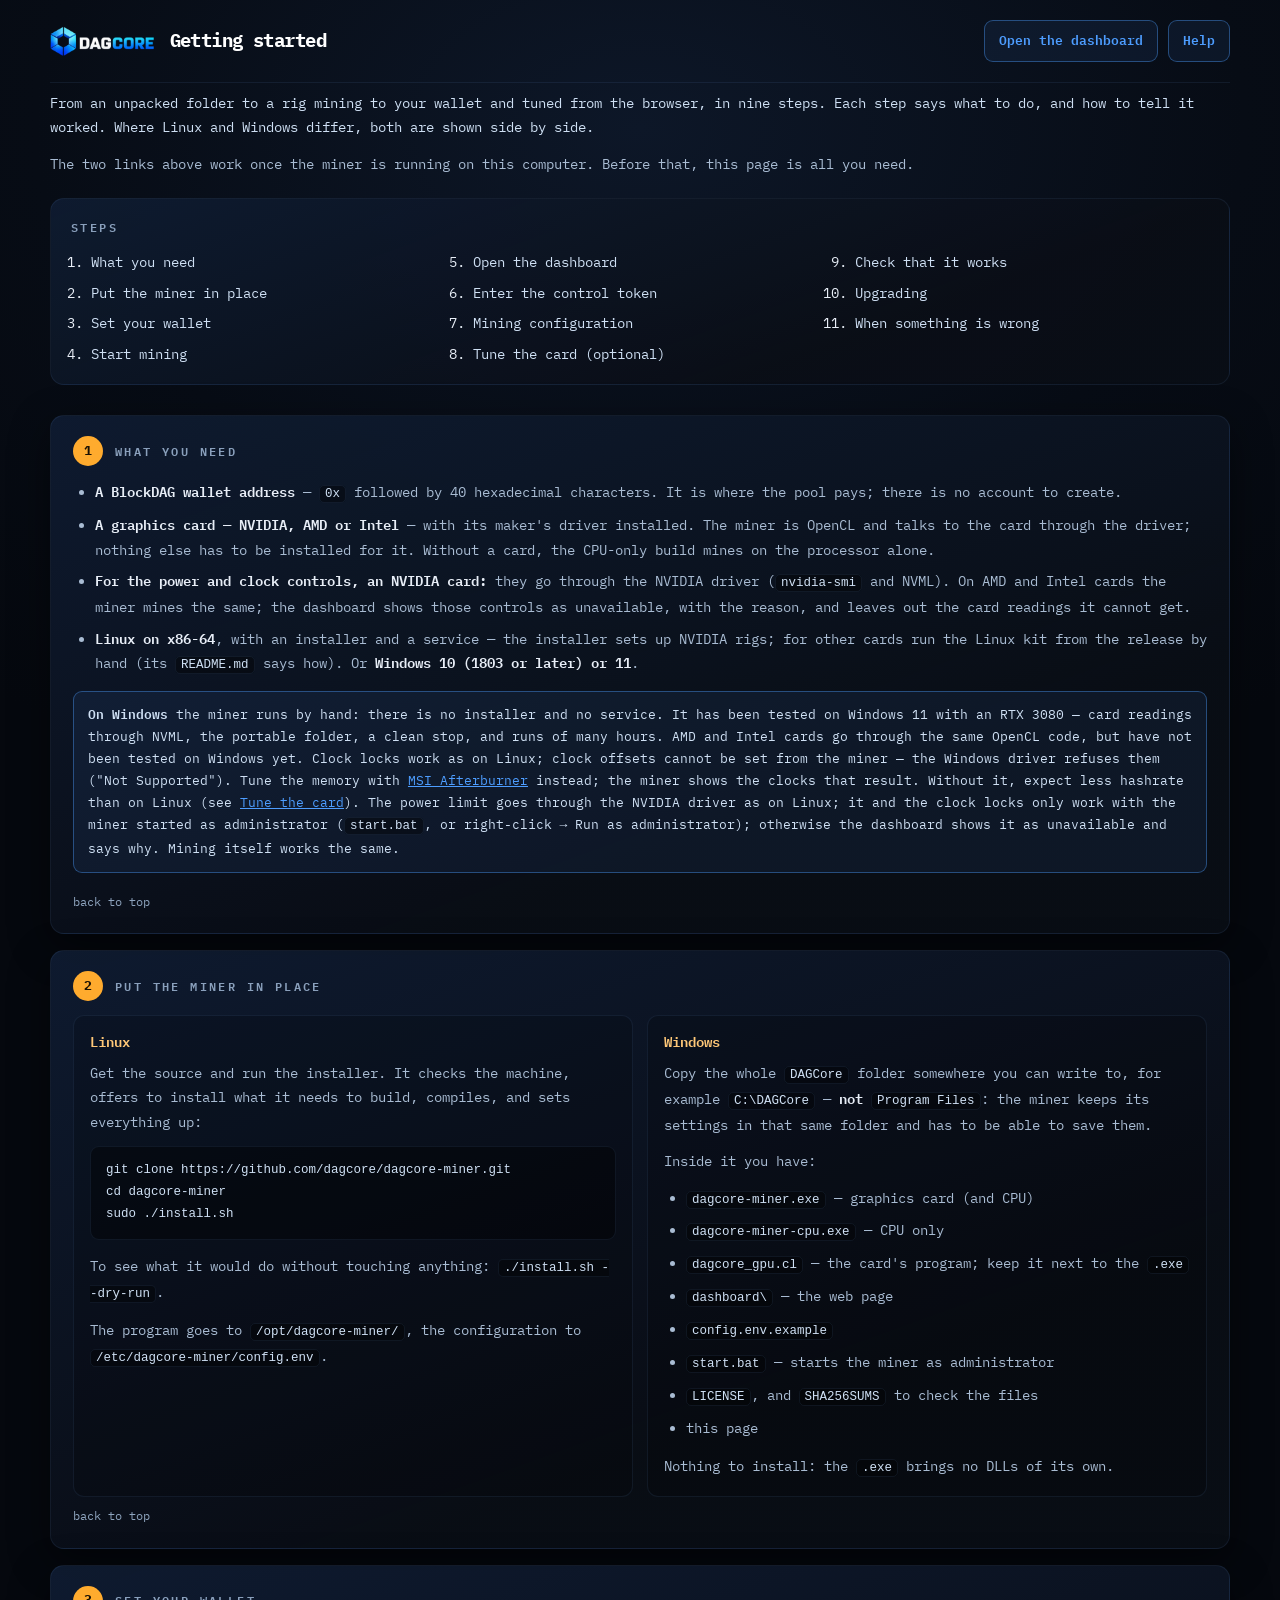
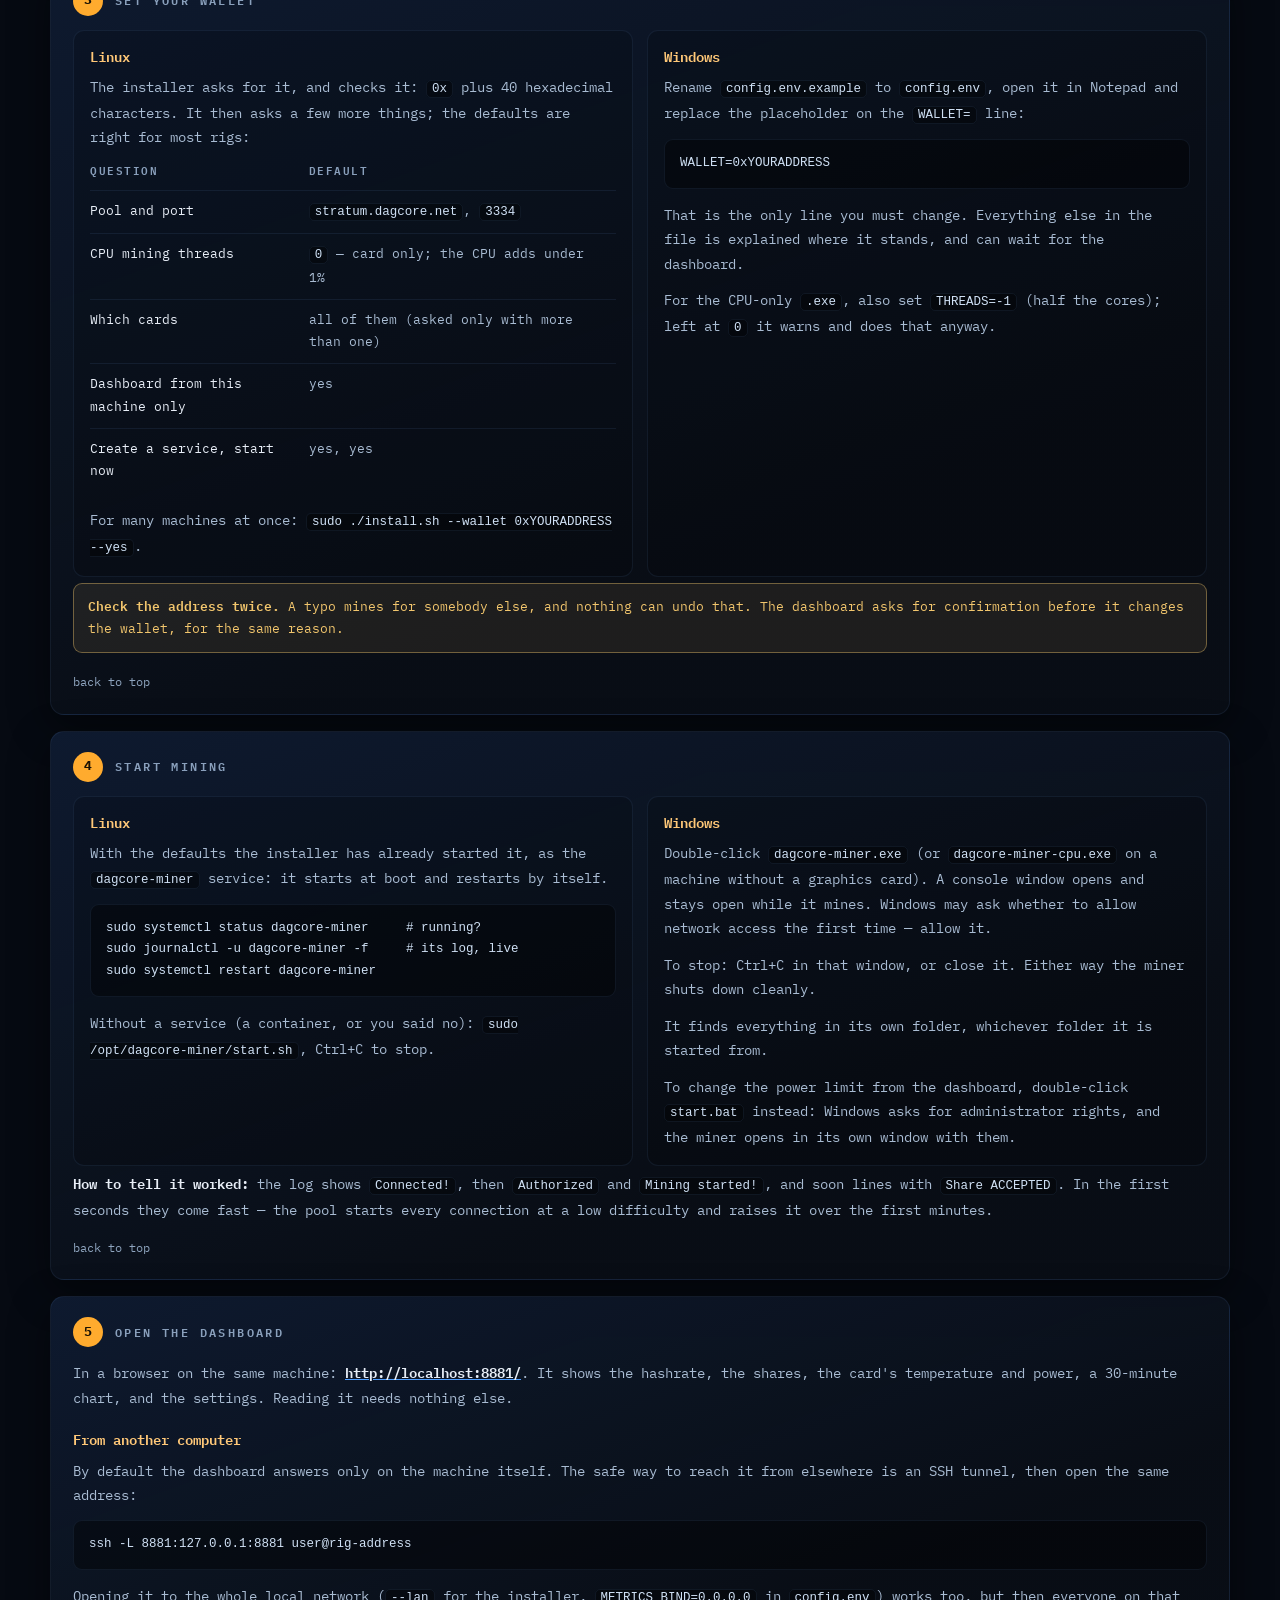
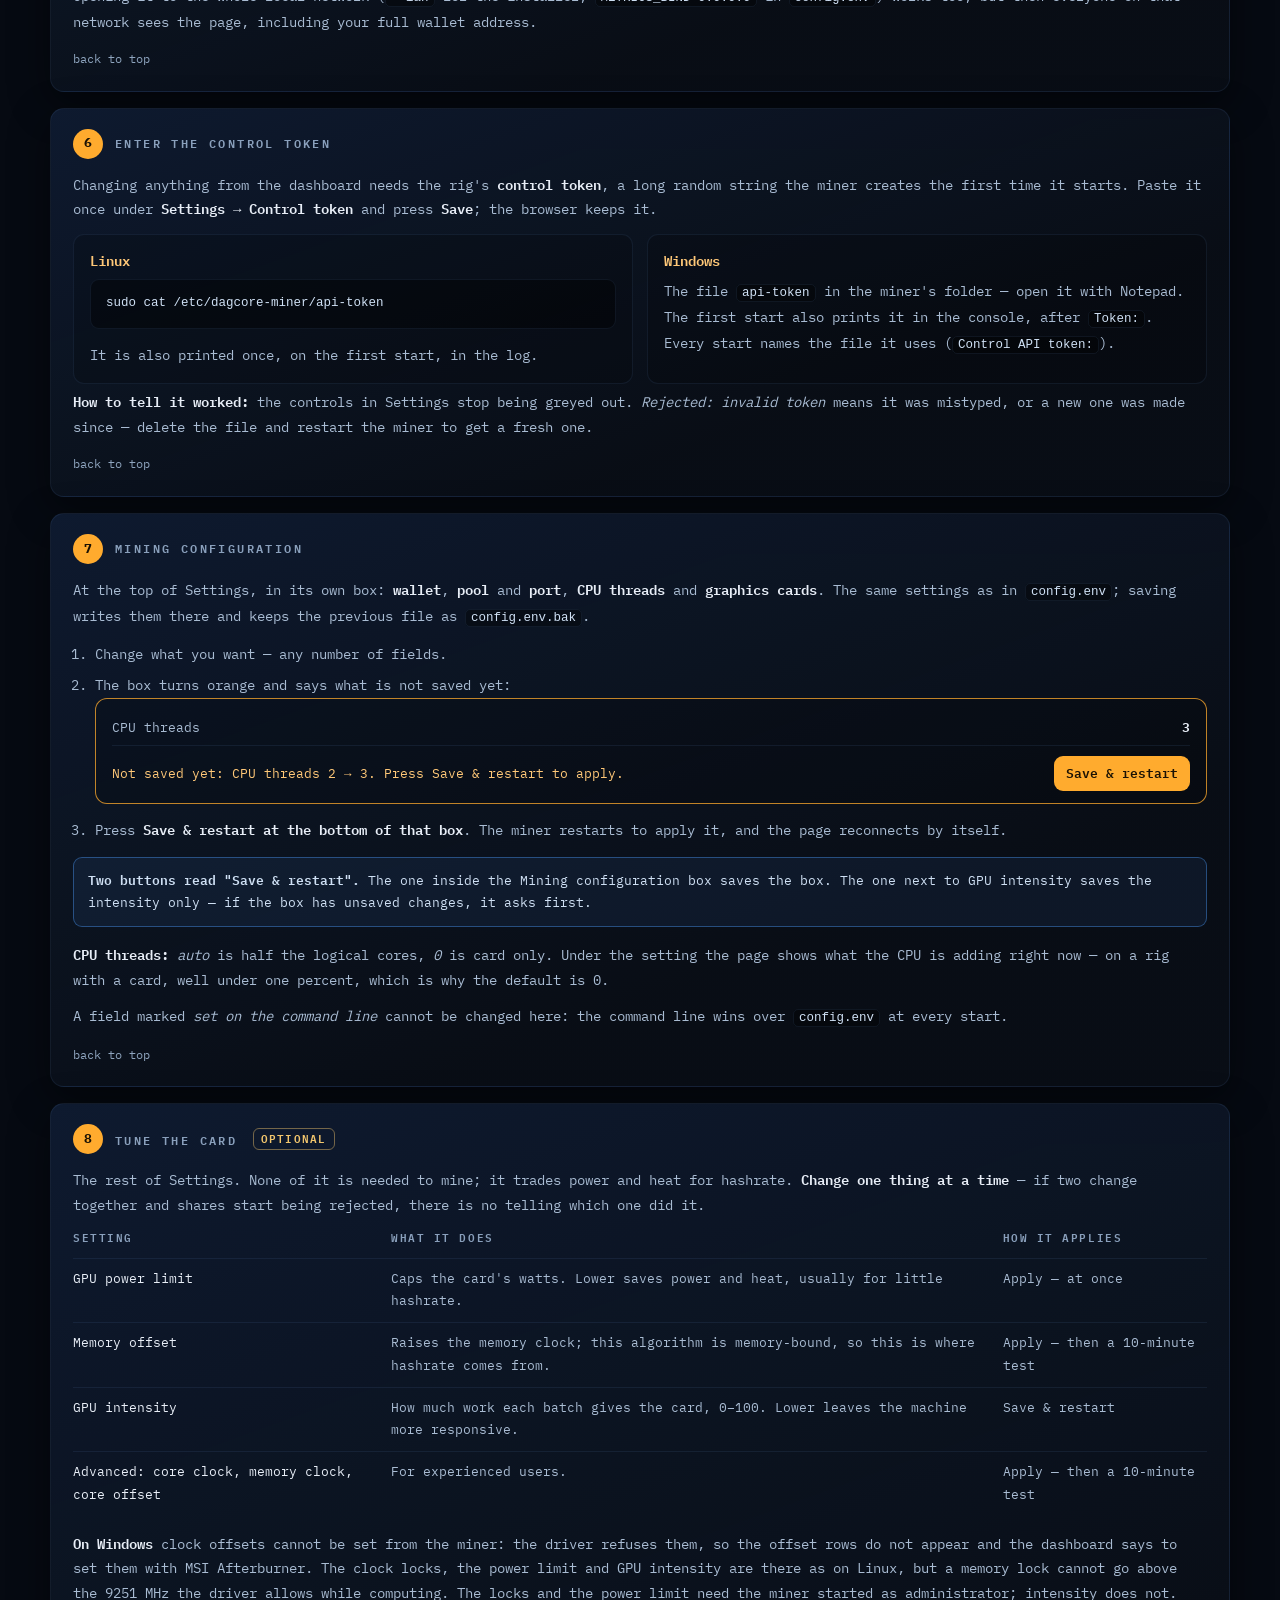
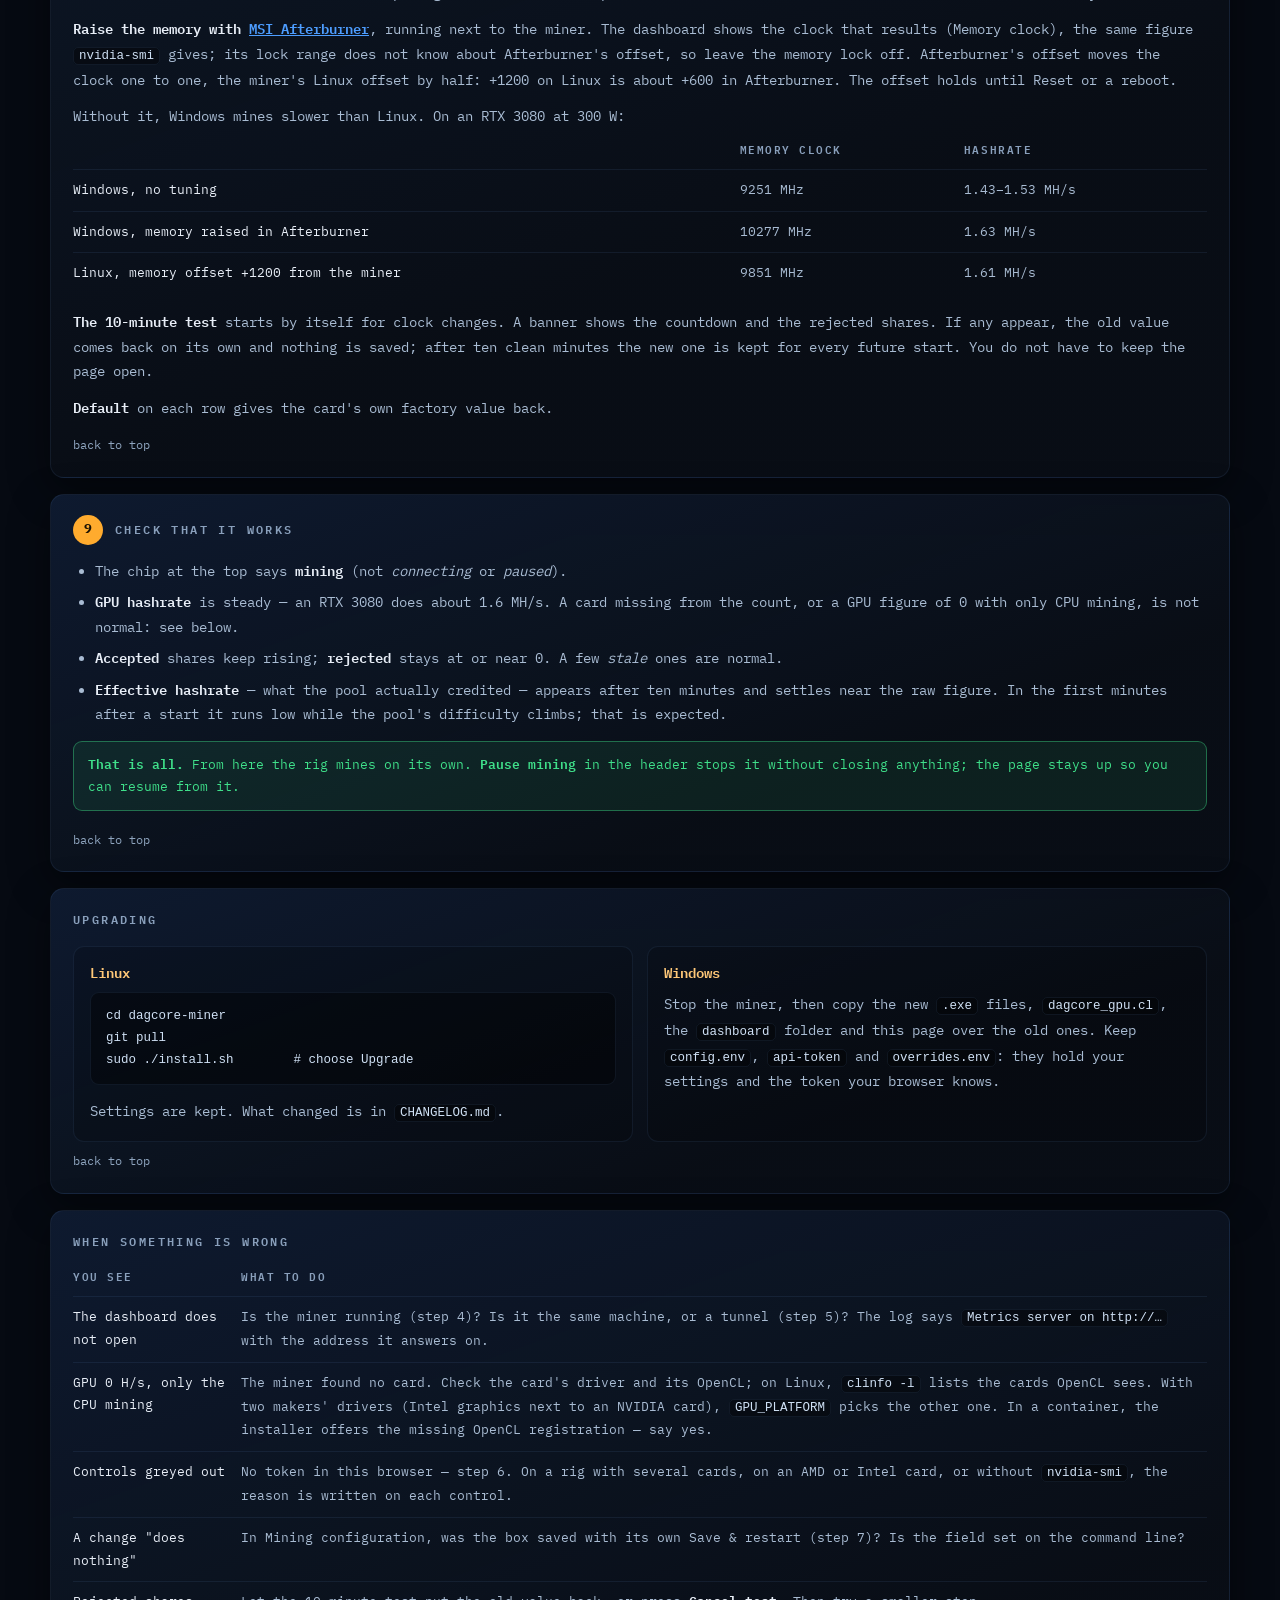
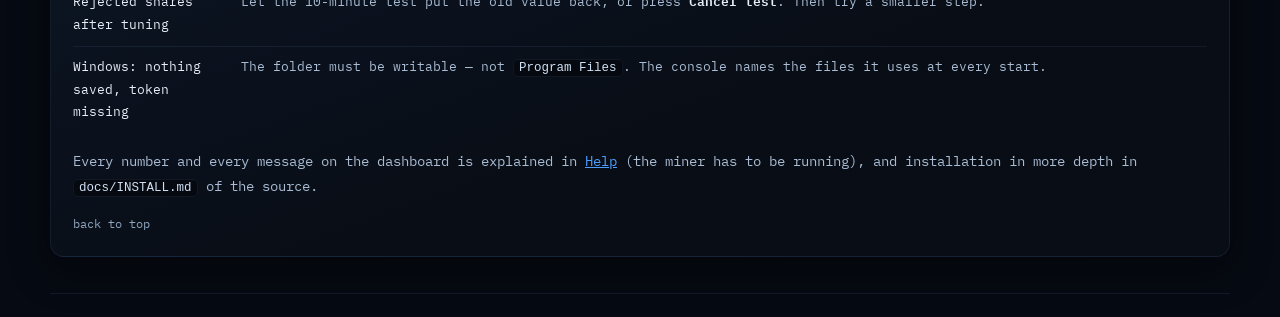
<file: readme.html>
<!doctype html>
<html lang="en" data-theme="dark">
<head>
<meta charset="utf-8">
<meta name="viewport" content="width=device-width, initial-scale=1, viewport-fit=cover">
<meta name="color-scheme" content="dark">
<title>DAGCore Miner — Getting started</title>
<!-- Opened straight from the folder (double-click), next to the miner and its
     dashboard folder: the typeface and the logo come from there, so the page
     works offline, before the miner has ever run. Without that folder the
     fonts fall back to the system's monospace and the page still reads. -->
<link rel="stylesheet" href="dashboard/fonts.css">
<style>
/* Same tokens, typeface and panels as the dashboard and its help page. */
:root{
  --bg:#060a12; --panel:#0f1c32;
  --line:rgba(110,155,220,.28); --line-soft:rgba(90,130,190,.12);
  --text:#e8eef7; --text-2:#cfe0f4; --muted:#a9bcd3; --muted-2:#8fa5bf; --label:#8aa0bc;
  --blue:#4d9dff; --mine:#ffab2e; --mine-soft:#ffc878;
  --ok:#3fe08a; --warn:#f2c66d; --bad:#f4a29c;
  --radius:14px;
  --pad-top:env(safe-area-inset-top,0px);
  --pad-bottom:env(safe-area-inset-bottom,0px);
  color-scheme:dark;
}
*{box-sizing:border-box}
html,body{margin:0}
body{
  background:radial-gradient(1100px 700px at 50% 8%,#0d1728 0%,#070c15 55%,#05080e 100%) no-repeat,var(--bg);
  background-size:100% 1600px,auto;
  color:var(--text);
  font:14px/1.75 "IBM Plex Mono",ui-monospace,SFMono-Regular,Menlo,Consolas,monospace;
  padding:calc(var(--pad-top) + 20px) 16px calc(var(--pad-bottom) + 28px);
  -webkit-font-smoothing:antialiased;
}
.wrap{max-width:1180px;margin:0 auto}
img{max-width:100%}

header{display:flex;align-items:center;gap:16px;flex-wrap:wrap;
  padding-bottom:20px;margin-bottom:8px;border-bottom:1px solid var(--line-soft)}
header img{height:30px;width:auto;align-self:center}
header h1{margin:0;font-size:19px;font-weight:700;letter-spacing:-.03em;color:#fff}
.links{margin-left:auto;display:flex;gap:10px;flex-wrap:wrap}
a.btn{font-size:12.5px;font-weight:600;color:var(--blue);
  text-decoration:none;border:1px solid rgba(77,157,255,.4);border-radius:9px;
  padding:9px 14px;background:rgba(77,157,255,.08);white-space:nowrap}
a.btn:hover{background:rgba(77,157,255,.16)}

nav{background:linear-gradient(160deg,rgba(15,28,50,.92),rgba(10,14,22,.88) 70%);
  border:1px solid var(--line-soft);border-radius:var(--radius);padding:18px 20px;margin:22px 0 30px}
nav h2{margin:0 0 12px;font-size:12px;font-weight:600;letter-spacing:.2em;
  text-transform:uppercase;color:var(--label)}
nav ol{margin:0;padding-left:20px;columns:3;column-gap:28px}
nav li{margin:0 0 6px;break-inside:avoid}
nav a{color:var(--text-2);text-decoration:none}
nav a:hover{color:var(--blue);text-decoration:underline}

section{margin:0 0 16px;scroll-margin-top:16px;
  border:1px solid var(--line-soft);border-radius:var(--radius);padding:20px 22px;
  background:linear-gradient(160deg,rgba(15,28,50,.92),rgba(10,14,22,.88) 70%);
  box-shadow:0 12px 40px rgba(0,0,0,.45)}
/* Each step opens with its number in the miner's accent colour. */
.step{display:flex;align-items:center;gap:12px;margin:0 0 14px}
.step .n{flex:0 0 auto;width:30px;height:30px;border-radius:50%;
  display:flex;align-items:center;justify-content:center;
  font-size:13px;font-weight:700;color:#1b1204;background:var(--mine)}
.step h2{margin:0}
h2{font-size:12px;font-weight:600;letter-spacing:.2em;text-transform:uppercase;
  color:var(--label);margin:0 0 16px}
h3{font-size:14px;font-weight:600;color:var(--mine-soft);margin:18px 0 6px}
p{margin:0 0 12px;color:var(--muted)}
p.lead{color:var(--text-2)}
ul,ol.body{margin:0 0 14px;padding-left:22px;color:var(--muted)}
li{margin:0 0 7px}
b,strong{color:var(--text);font-weight:600}
code{background:rgba(0,0,0,.4);border:1px solid var(--line-soft);border-radius:5px;
  padding:1px 5px;font-size:12.5px;color:var(--text-2)}
pre{background:rgba(0,0,0,.4);border:1px solid var(--line-soft);border-radius:9px;
  padding:13px 15px;overflow-x:auto;margin:0 0 14px;font-size:12.5px;color:var(--text-2)}
pre code{background:none;border:0;padding:0}
a{color:var(--blue)}
table{width:100%;border-collapse:collapse;font-size:13px;margin:0 0 16px}
th{text-align:left;color:var(--label);font-size:11px;letter-spacing:.14em;
  text-transform:uppercase;font-weight:600;padding:0 12px 9px 0;vertical-align:bottom}
td{padding:9px 12px 9px 0;border-top:1px solid var(--line-soft);
  color:var(--muted);vertical-align:top}
td:first-child{color:var(--text)}
.table-scroll{overflow-x:auto;margin-bottom:16px}
.table-scroll table{margin:0}

/* Linux and Windows side by side where a step differs between them. */
.os{display:grid;grid-template-columns:1fr 1fr;gap:14px;margin:0 0 6px}
.os > div{border:1px solid var(--line-soft);border-radius:11px;padding:14px 16px 4px;
  background:rgba(0,0,0,.18);min-width:0}
.os h3{margin-top:0}
.tag{display:inline-block;font-size:10.5px;font-weight:600;letter-spacing:.12em;
  text-transform:uppercase;border-radius:6px;padding:1px 7px;margin-left:6px;
  vertical-align:2px;color:var(--warn);border:1px solid rgba(242,198,109,.45)}

.note{border-radius:9px;padding:12px 14px;margin:0 0 16px;font-size:13px;line-height:1.7}
.note.warn{border:1px solid rgba(242,198,109,.4);background:rgba(242,198,109,.09);color:var(--warn)}
.note.ok{border:1px solid rgba(63,224,138,.4);background:rgba(63,224,138,.09);color:var(--ok)}
.note.info{border:1px solid rgba(77,157,255,.4);background:rgba(77,157,255,.08);color:var(--text-2)}
.note b{color:inherit}
/* The orange outline Mining configuration shows while a change is unsaved. */
.mock{border:1px solid rgba(255,171,46,.75);border-radius:12px;padding:12px 16px;
  background:rgba(0,0,0,.18);margin:0 0 14px;font-size:12.5px}
.mock .row{display:flex;justify-content:space-between;gap:12px;padding:6px 0;
  border-bottom:1px solid var(--line-soft);color:var(--muted)}
.mock .row b{color:var(--text)}
.mock .act{display:flex;align-items:center;gap:10px;flex-wrap:wrap;padding-top:10px}
.mock .pend{flex:1 1 200px;color:var(--mine-soft)}
.mock .save{border-radius:9px;padding:7px 12px;font-weight:600;
  background:var(--mine);color:#1b1204;white-space:nowrap}
.up{display:inline-block;margin-top:2px;font-size:11.5px;color:var(--muted-2);text-decoration:none}
.up:hover{color:var(--blue)}
footer{margin-top:36px;padding-top:18px;border-top:1px solid var(--line-soft);
  text-align:center;color:var(--label);font-size:11.5px;letter-spacing:.06em;line-height:1.8}

@media (max-width:900px){ nav ol{columns:2} }
@media (max-width:760px){ .os{grid-template-columns:1fr} }
@media (max-width:620px){ nav ol{columns:1} }
@media (max-width:560px){
  section{padding:18px 16px}
  header{gap:12px}
  .links{margin-left:0;width:100%}
  a.btn{flex:1 1 auto;text-align:center}
}
</style>
</head>
<body>
<div class="wrap">

<header id="top">
  <img src="dashboard/logo.webp" alt="DagCore" width="152" height="44">
  <h1>Getting started</h1>
  <span class="links">
    <a class="btn" href="http://localhost:8881/">Open the dashboard</a>
    <a class="btn" href="http://localhost:8881/help">Help</a>
  </span>
</header>

<p class="lead">From an unpacked folder to a rig mining to your wallet and tuned
from the browser, in nine steps. Each step says what to do, and how to tell it
worked. Where Linux and Windows differ, both are shown side by side.</p>

<p>The two links above work once the miner is running on this computer. Before
that, this page is all you need.</p>

<nav>
  <h2>Steps</h2>
  <ol>
    <li><a href="#before">What you need</a></li>
    <li><a href="#install">Put the miner in place</a></li>
    <li><a href="#wallet">Set your wallet</a></li>
    <li><a href="#start">Start mining</a></li>
    <li><a href="#dashboard">Open the dashboard</a></li>
    <li><a href="#token">Enter the control token</a></li>
    <li><a href="#config">Mining configuration</a></li>
    <li><a href="#tuning">Tune the card (optional)</a></li>
    <li><a href="#check">Check that it works</a></li>
    <li><a href="#upgrade">Upgrading</a></li>
    <li><a href="#trouble">When something is wrong</a></li>
  </ol>
</nav>

<!-- 1 -->
<section id="before">
<div class="step"><span class="n">1</span><h2>What you need</h2></div>
<ul>
  <li><b>A BlockDAG wallet address</b> — <code>0x</code> followed by 40
  hexadecimal characters. It is where the pool pays; there is no account to
  create.</li>
  <li><b>A graphics card — NVIDIA, AMD or Intel</b> — with its maker's driver
  installed. The miner is OpenCL and talks to the card through the driver;
  nothing else has to be installed for it. Without a card, the CPU-only
  build mines on the processor alone.</li>
  <li><b>For the power and clock controls, an NVIDIA card:</b> they go through
  the NVIDIA driver (<code>nvidia-smi</code> and NVML). On AMD and
  Intel cards the miner mines the same; the dashboard shows those controls as
  unavailable, with the reason, and leaves out the card readings it cannot
  get.</li>
  <li><b>Linux on x86-64</b>, with an installer and a service — the installer
  sets up NVIDIA rigs; for other cards run the Linux kit from the release by
  hand (its <code>README.md</code> says how). Or <b>Windows 10 (1803 or
  later) or 11</b>.</li>
</ul>
<div class="note info"><b>On Windows</b> the miner runs by hand: there is no
installer and no service. It has been tested on Windows 11 with an RTX 3080
— card readings through NVML, the portable folder, a clean stop, and runs of
many hours. AMD and Intel cards go through the same OpenCL code, but have
not been tested on Windows yet. Clock locks work as on Linux; clock
offsets cannot be set from the miner — the Windows driver refuses them
("Not Supported"). Tune the memory with
<a href="https://www.msi.com/Landing/afterburner" target="_blank" rel="noopener">MSI Afterburner</a>
instead; the miner
shows the clocks that result. Without it, expect less hashrate than on Linux
(see <a href="#tuning">Tune the card</a>). The power limit goes through
the NVIDIA driver as on Linux; it and the clock locks only work with the miner
started as administrator (<code>start.bat</code>, or right-click → Run as
administrator); otherwise the
dashboard shows it as unavailable and says why. Mining itself works the
same.</div>
<a class="up" href="#top">back to top</a>
</section>

<!-- 2 -->
<section id="install">
<div class="step"><span class="n">2</span><h2>Put the miner in place</h2></div>
<div class="os">
  <div>
    <h3>Linux</h3>
    <p>Get the source and run the installer. It checks the machine, offers to
    install what it needs to build, compiles, and sets everything up:</p>
<pre><code>git clone https://github.com/dagcore/dagcore-miner.git
cd dagcore-miner
sudo ./install.sh</code></pre>
    <p>To see what it would do without touching anything:
    <code>./install.sh --dry-run</code>.</p>
    <p>The program goes to <code>/opt/dagcore-miner/</code>, the
    configuration to <code>/etc/dagcore-miner/config.env</code>.</p>
  </div>
  <div>
    <h3>Windows</h3>
    <p>Copy the whole <code>DAGCore</code> folder somewhere you can write to,
    for example <code>C:\DAGCore</code> — <b>not</b>
    <code>Program Files</code>: the miner keeps its settings in that same
    folder and has to be able to save them.</p>
    <p>Inside it you have:</p>
    <ul>
      <li><code>dagcore-miner.exe</code> — graphics card (and CPU)</li>
      <li><code>dagcore-miner-cpu.exe</code> — CPU only</li>
      <li><code>dagcore_gpu.cl</code> — the card's program; keep it next to
      the <code>.exe</code></li>
      <li><code>dashboard\</code> — the web page</li>
      <li><code>config.env.example</code></li>
      <li><code>start.bat</code> — starts the miner as administrator</li>
      <li><code>LICENSE</code>, and <code>SHA256SUMS</code> to check the
      files</li>
      <li>this page</li>
    </ul>
    <p>Nothing to install: the <code>.exe</code> brings no DLLs of its own.</p>
  </div>
</div>
<a class="up" href="#top">back to top</a>
</section>

<!-- 3 -->
<section id="wallet">
<div class="step"><span class="n">3</span><h2>Set your wallet</h2></div>
<div class="os">
  <div>
    <h3>Linux</h3>
    <p>The installer asks for it, and checks it: <code>0x</code> plus 40
    hexadecimal characters. It then asks a few more things; the defaults are
    right for most rigs:</p>
    <div class="table-scroll"><table>
      <tr><th>Question</th><th>Default</th></tr>
      <tr><td>Pool and port</td><td><code>stratum.dagcore.net</code>, <code>3334</code></td></tr>
      <tr><td>CPU mining threads</td><td><code>0</code> — card only; the CPU adds under 1%</td></tr>
      <tr><td>Which cards</td><td>all of them (asked only with more than one)</td></tr>
      <tr><td>Dashboard from this machine only</td><td>yes</td></tr>
      <tr><td>Create a service, start now</td><td>yes, yes</td></tr>
    </table></div>
    <p>For many machines at once:
    <code>sudo ./install.sh --wallet 0xYOURADDRESS --yes</code>.</p>
  </div>
  <div>
    <h3>Windows</h3>
    <p>Rename <code>config.env.example</code> to <code>config.env</code>, open
    it in Notepad and replace the placeholder on the <code>WALLET=</code>
    line:</p>
<pre><code>WALLET=0xYOURADDRESS</code></pre>
    <p>That is the only line you must change. Everything else in the file is
    explained where it stands, and can wait for the dashboard.</p>
    <p>For the CPU-only <code>.exe</code>, also set <code>THREADS=-1</code>
    (half the cores); left at <code>0</code> it warns and does that anyway.</p>
  </div>
</div>
<div class="note warn"><b>Check the address twice.</b> A typo mines for
somebody else, and nothing can undo that. The dashboard asks for confirmation
before it changes the wallet, for the same reason.</div>
<a class="up" href="#top">back to top</a>
</section>

<!-- 4 -->
<section id="start">
<div class="step"><span class="n">4</span><h2>Start mining</h2></div>
<div class="os">
  <div>
    <h3>Linux</h3>
    <p>With the defaults the installer has already started it, as the
    <code>dagcore-miner</code> service: it starts at boot and restarts by
    itself.</p>
<pre><code>sudo systemctl status dagcore-miner     # running?
sudo journalctl -u dagcore-miner -f     # its log, live
sudo systemctl restart dagcore-miner</code></pre>
    <p>Without a service (a container, or you said no):
    <code>sudo /opt/dagcore-miner/start.sh</code>, Ctrl+C to stop.</p>
  </div>
  <div>
    <h3>Windows</h3>
    <p>Double-click <code>dagcore-miner.exe</code> (or
    <code>dagcore-miner-cpu.exe</code> on a machine without a graphics card).
    A console window opens and stays open while it mines. Windows may ask
    whether to allow network access the first time — allow it.</p>
    <p>To stop: Ctrl+C in that window, or close it. Either way the miner shuts
    down cleanly.</p>
    <p>It finds everything in its own folder, whichever folder it is started
    from.</p>
    <p>To change the power limit from the dashboard, double-click
    <code>start.bat</code> instead: Windows asks for administrator rights,
    and the miner opens in its own window with them.</p>
  </div>
</div>
<p><b>How to tell it worked:</b> the log shows <code>Connected!</code>, then
<code>Authorized</code> and <code>Mining started!</code>, and soon lines with
<code>Share ACCEPTED</code>. In the first seconds they come fast — the pool
starts every connection at a low difficulty and raises it over the first
minutes.</p>
<a class="up" href="#top">back to top</a>
</section>

<!-- 5 -->
<section id="dashboard">
<div class="step"><span class="n">5</span><h2>Open the dashboard</h2></div>
<p>In a browser on the same machine:
<a href="http://localhost:8881/"><b>http://localhost:8881/</b></a>. It shows
the hashrate, the shares, the card's temperature and power, a 30-minute chart,
and the settings. Reading it needs nothing else.</p>
<h3>From another computer</h3>
<p>By default the dashboard answers only on the machine itself. The safe way to
reach it from elsewhere is an SSH tunnel, then open the same address:</p>
<pre><code>ssh -L 8881:127.0.0.1:8881 user@rig-address</code></pre>
<p>Opening it to the whole local network (<code>--lan</code> for the installer,
<code>METRICS_BIND=0.0.0.0</code> in <code>config.env</code>) works too, but
then everyone on that network sees the page, including your full wallet
address.</p>
<a class="up" href="#top">back to top</a>
</section>

<!-- 6 -->
<section id="token">
<div class="step"><span class="n">6</span><h2>Enter the control token</h2></div>
<p>Changing anything from the dashboard needs the rig's <b>control token</b>,
a long random string the miner creates the first time it starts. Paste it once
under <b>Settings → Control token</b> and press <b>Save</b>; the browser keeps
it.</p>
<div class="os">
  <div>
    <h3>Linux</h3>
<pre><code>sudo cat /etc/dagcore-miner/api-token</code></pre>
    <p>It is also printed once, on the first start, in the log.</p>
  </div>
  <div>
    <h3>Windows</h3>
    <p>The file <code>api-token</code> in the miner's folder — open it with
    Notepad. The first start also prints it in the console, after
    <code>Token:</code>. Every start names the file it uses
    (<code>Control API token:</code>).</p>
  </div>
</div>
<p><b>How to tell it worked:</b> the controls in Settings stop being greyed out.
<i>Rejected: invalid token</i> means it was mistyped, or a new one was made
since — delete the file and restart the miner to get a fresh one.</p>
<a class="up" href="#top">back to top</a>
</section>

<!-- 7 -->
<section id="config">
<div class="step"><span class="n">7</span><h2>Mining configuration</h2></div>
<p>At the top of Settings, in its own box: <b>wallet</b>, <b>pool</b> and
<b>port</b>, <b>CPU threads</b> and <b>graphics cards</b>. The same settings
as in <code>config.env</code>; saving writes them there and keeps the previous
file as <code>config.env.bak</code>.</p>
<ol class="body">
  <li>Change what you want — any number of fields.</li>
  <li>The box turns orange and says what is not saved yet:
    <div class="mock">
      <div class="row"><span>CPU threads</span><b>3</b></div>
      <div class="act"><span class="pend">Not saved yet: CPU threads 2 → 3.
      Press Save &amp; restart to apply.</span><span class="save">Save &amp; restart</span></div>
    </div>
  </li>
  <li>Press <b>Save &amp; restart at the bottom of that box</b>. The miner
  restarts to apply it, and the page reconnects by itself.</li>
</ol>
<div class="note info"><b>Two buttons read "Save &amp; restart".</b> The one
inside the Mining configuration box saves the box. The one next to GPU
intensity saves the intensity only — if the box has unsaved changes, it asks
first.</div>
<p><b>CPU threads:</b> <i>auto</i> is half the logical cores, <i>0</i> is card
only. Under the setting the page shows what the CPU is adding right now — on a
rig with a card, well under one percent, which is why the default is 0.</p>
<p>A field marked <i>set on the command line</i> cannot be changed here: the
command line wins over <code>config.env</code> at every start.</p>
<a class="up" href="#top">back to top</a>
</section>

<!-- 8 -->
<section id="tuning">
<div class="step"><span class="n">8</span><h2>Tune the card <span class="tag">optional</span></h2></div>
<p>The rest of Settings. None of it is needed to mine; it trades power and heat
for hashrate. <b>Change one thing at a time</b> — if two change together and
shares start being rejected, there is no telling which one did it.</p>
<div class="table-scroll"><table>
  <tr><th>Setting</th><th>What it does</th><th>How it applies</th></tr>
  <tr><td>GPU power limit</td><td>Caps the card's watts. Lower saves power and heat,
      usually for little hashrate.</td><td>Apply — at once</td></tr>
  <tr><td>Memory offset</td><td>Raises the memory clock; this algorithm is
      memory-bound, so this is where hashrate comes from.</td>
      <td>Apply — then a 10-minute test</td></tr>
  <tr><td>GPU intensity</td><td>How much work each batch gives the card, 0–100.
      Lower leaves the machine more responsive.</td><td>Save &amp; restart</td></tr>
  <tr><td>Advanced: core clock, memory clock, core offset</td><td>For experienced
      users.</td><td>Apply — then a 10-minute test</td></tr>
</table></div>
<p><b>On Windows</b> clock offsets cannot be set from the miner: the driver
refuses them, so the offset rows do not appear and the dashboard says to
set them with MSI Afterburner.
The clock locks, the power limit and GPU intensity are there as on Linux, but
a memory lock cannot go above the 9251 MHz the driver allows while computing.
The locks and the power limit need the miner started as administrator;
intensity does not.</p>
<p><b>Raise the memory with
<a href="https://www.msi.com/Landing/afterburner" target="_blank" rel="noopener">MSI Afterburner</a></b>,
running next to the miner.
The dashboard shows the clock that results (Memory clock), the same figure
<code>nvidia-smi</code> gives; its lock range does not know about
Afterburner's offset, so leave the memory lock off. Afterburner's offset moves
the clock one to one, the miner's Linux offset by half: +1200 on Linux is
about +600 in Afterburner. The offset holds until Reset or a reboot.</p>
<p>Without it, Windows mines slower than Linux. On an RTX 3080 at 300 W:</p>
<div class="table-scroll"><table>
  <tr><th></th><th>Memory clock</th><th>Hashrate</th></tr>
  <tr><td>Windows, no tuning</td><td>9251 MHz</td><td>1.43–1.53 MH/s</td></tr>
  <tr><td>Windows, memory raised in Afterburner</td><td>10277 MHz</td><td>1.63 MH/s</td></tr>
  <tr><td>Linux, memory offset +1200 from the miner</td><td>9851 MHz</td><td>1.61 MH/s</td></tr>
</table></div>
<p><b>The 10-minute test</b> starts by itself for clock changes. A banner shows
the countdown and the rejected shares. If any appear, the old value comes back
on its own and nothing is saved; after ten clean minutes the new one is kept for
every future start. You do not have to keep the page open.</p>
<p><b>Default</b> on each row gives the card's own factory value back.</p>
<a class="up" href="#top">back to top</a>
</section>

<!-- 9 -->
<section id="check">
<div class="step"><span class="n">9</span><h2>Check that it works</h2></div>
<ul>
  <li>The chip at the top says <b>mining</b> (not <i>connecting</i> or
  <i>paused</i>).</li>
  <li><b>GPU hashrate</b> is steady — an RTX 3080 does about 1.6 MH/s. A card
  missing from the count, or a GPU figure of 0 with only CPU mining, is not
  normal: see below.</li>
  <li><b>Accepted</b> shares keep rising; <b>rejected</b> stays at or near
  0. A few <i>stale</i> ones are normal.</li>
  <li><b>Effective hashrate</b> — what the pool actually credited — appears
  after ten minutes and settles near the raw figure. In the first minutes after
  a start it runs low while the pool's difficulty climbs; that is expected.</li>
</ul>
<div class="note ok"><b>That is all.</b> From here the rig mines on its own.
<b>Pause mining</b> in the header stops it without closing anything; the page
stays up so you can resume from it.</div>
<a class="up" href="#top">back to top</a>
</section>

<!-- upgrade -->
<section id="upgrade">
<h2>Upgrading</h2>
<div class="os">
  <div>
    <h3>Linux</h3>
<pre><code>cd dagcore-miner
git pull
sudo ./install.sh        # choose Upgrade</code></pre>
    <p>Settings are kept. What changed is in <code>CHANGELOG.md</code>.</p>
  </div>
  <div>
    <h3>Windows</h3>
    <p>Stop the miner, then copy the new <code>.exe</code> files,
    <code>dagcore_gpu.cl</code>, the <code>dashboard</code> folder and this
    page over the old ones. Keep <code>config.env</code>,
    <code>api-token</code> and <code>overrides.env</code>: they hold your
    settings and the token your browser knows.</p>
  </div>
</div>
<a class="up" href="#top">back to top</a>
</section>

<!-- trouble -->
<section id="trouble">
<h2>When something is wrong</h2>
<div class="table-scroll"><table>
  <tr><th>You see</th><th>What to do</th></tr>
  <tr><td>The dashboard does not open</td>
      <td>Is the miner running (step 4)? Is it the same machine, or a tunnel
      (step 5)? The log says <code>Metrics server on http://…</code> with the
      address it answers on.</td></tr>
  <tr><td>GPU 0 H/s, only the CPU mining</td>
      <td>The miner found no card. Check the card's driver and its OpenCL; on
      Linux, <code>clinfo -l</code> lists the cards OpenCL sees. With two
      makers' drivers (Intel graphics next to an NVIDIA card),
      <code>GPU_PLATFORM</code> picks the other one. In a container, the
      installer offers the missing OpenCL registration — say yes.</td></tr>
  <tr><td>Controls greyed out</td>
      <td>No token in this browser — step 6. On a rig with several cards, on
      an AMD or Intel card, or without <code>nvidia-smi</code>, the reason is
      written on each control.</td></tr>
  <tr><td>A change "does nothing"</td>
      <td>In Mining configuration, was the box saved with its own Save &amp;
      restart (step 7)? Is the field set on the command line?</td></tr>
  <tr><td>Rejected shares after tuning</td>
      <td>Let the 10-minute test put the old value back, or press
      <b>Cancel test</b>. Then try a smaller step.</td></tr>
  <tr><td>Windows: nothing saved, token missing</td>
      <td>The folder must be writable — not <code>Program Files</code>. The
      console names the files it uses at every start.</td></tr>
</table></div>
<p>Every number and every message on the dashboard is explained in
<a href="http://localhost:8881/help">Help</a> (the miner has to be running), and
installation in more depth in <code>docs/INSTALL.md</code> of the source.</p>
<a class="up" href="#top">back to top</a>
</section>

<footer>DAGCore Miner &middot; dagcore.net</footer>
</div>
</body>
</html>
</file>
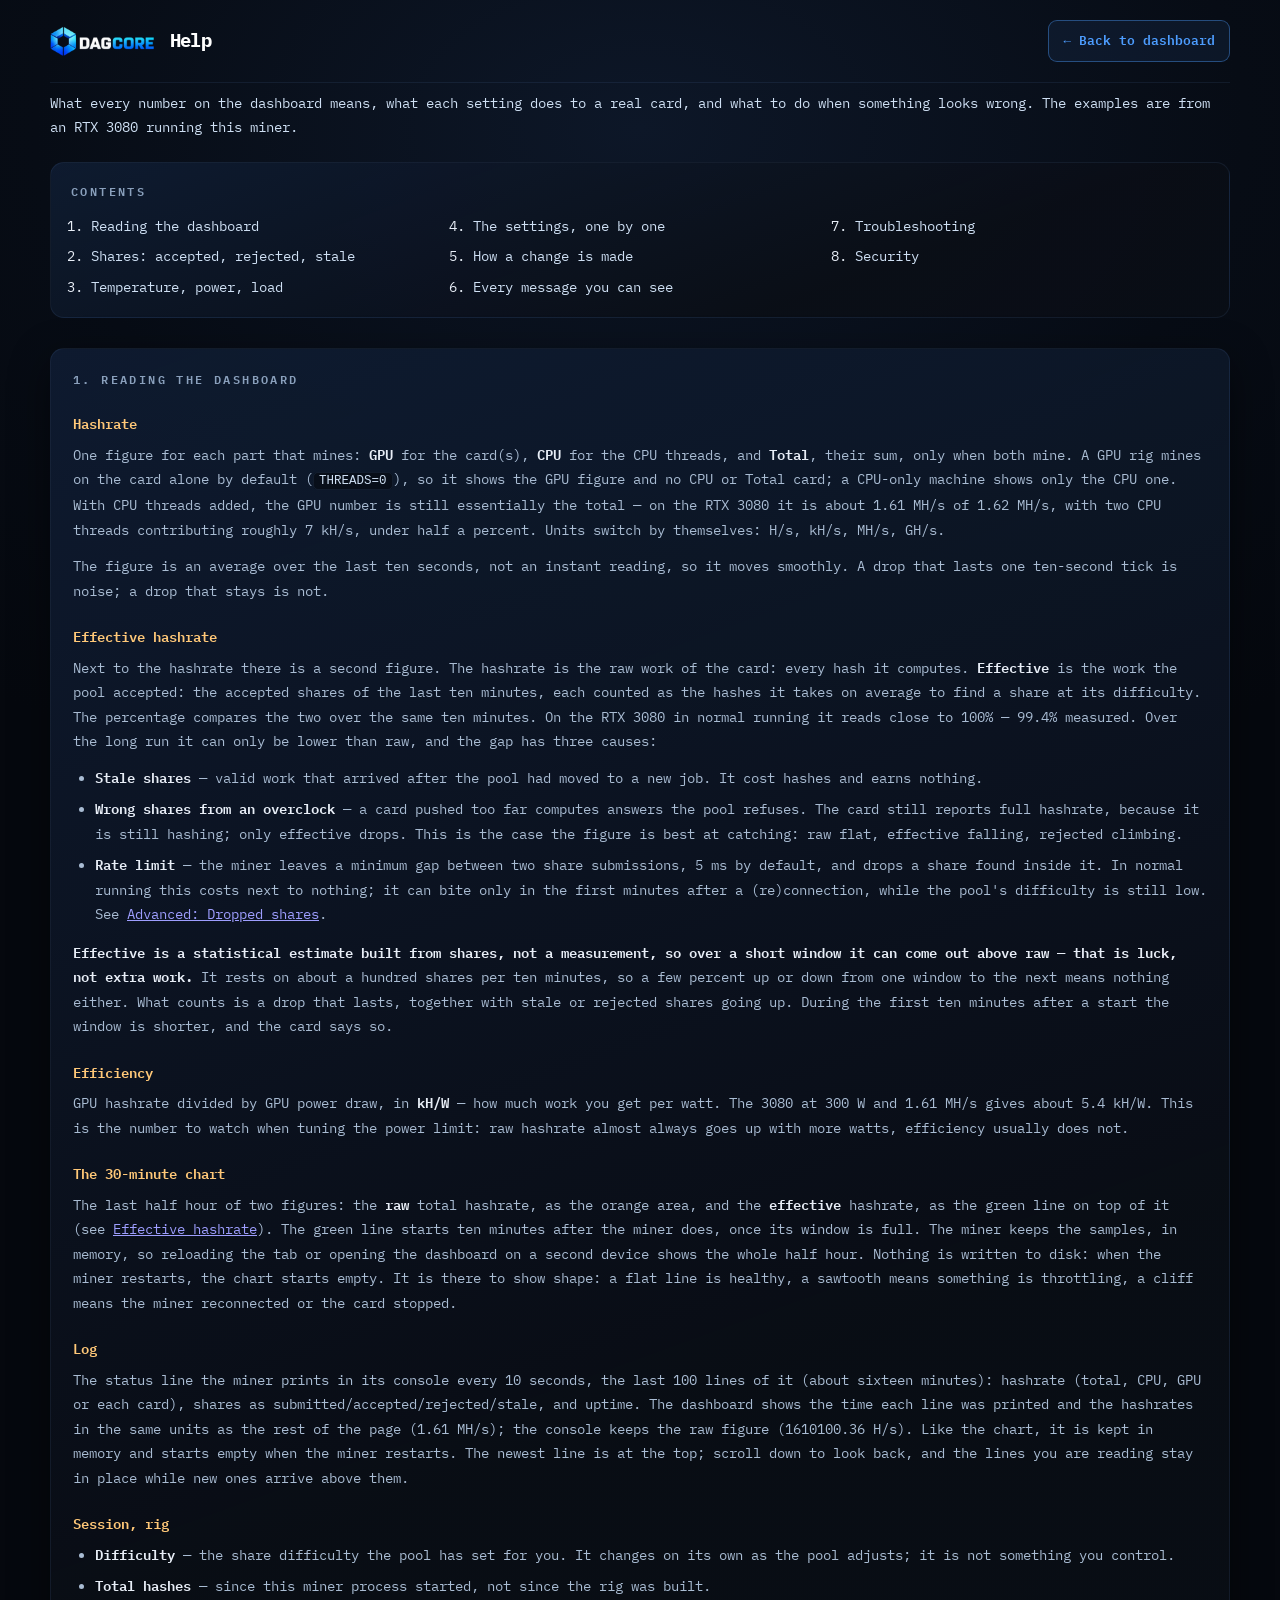
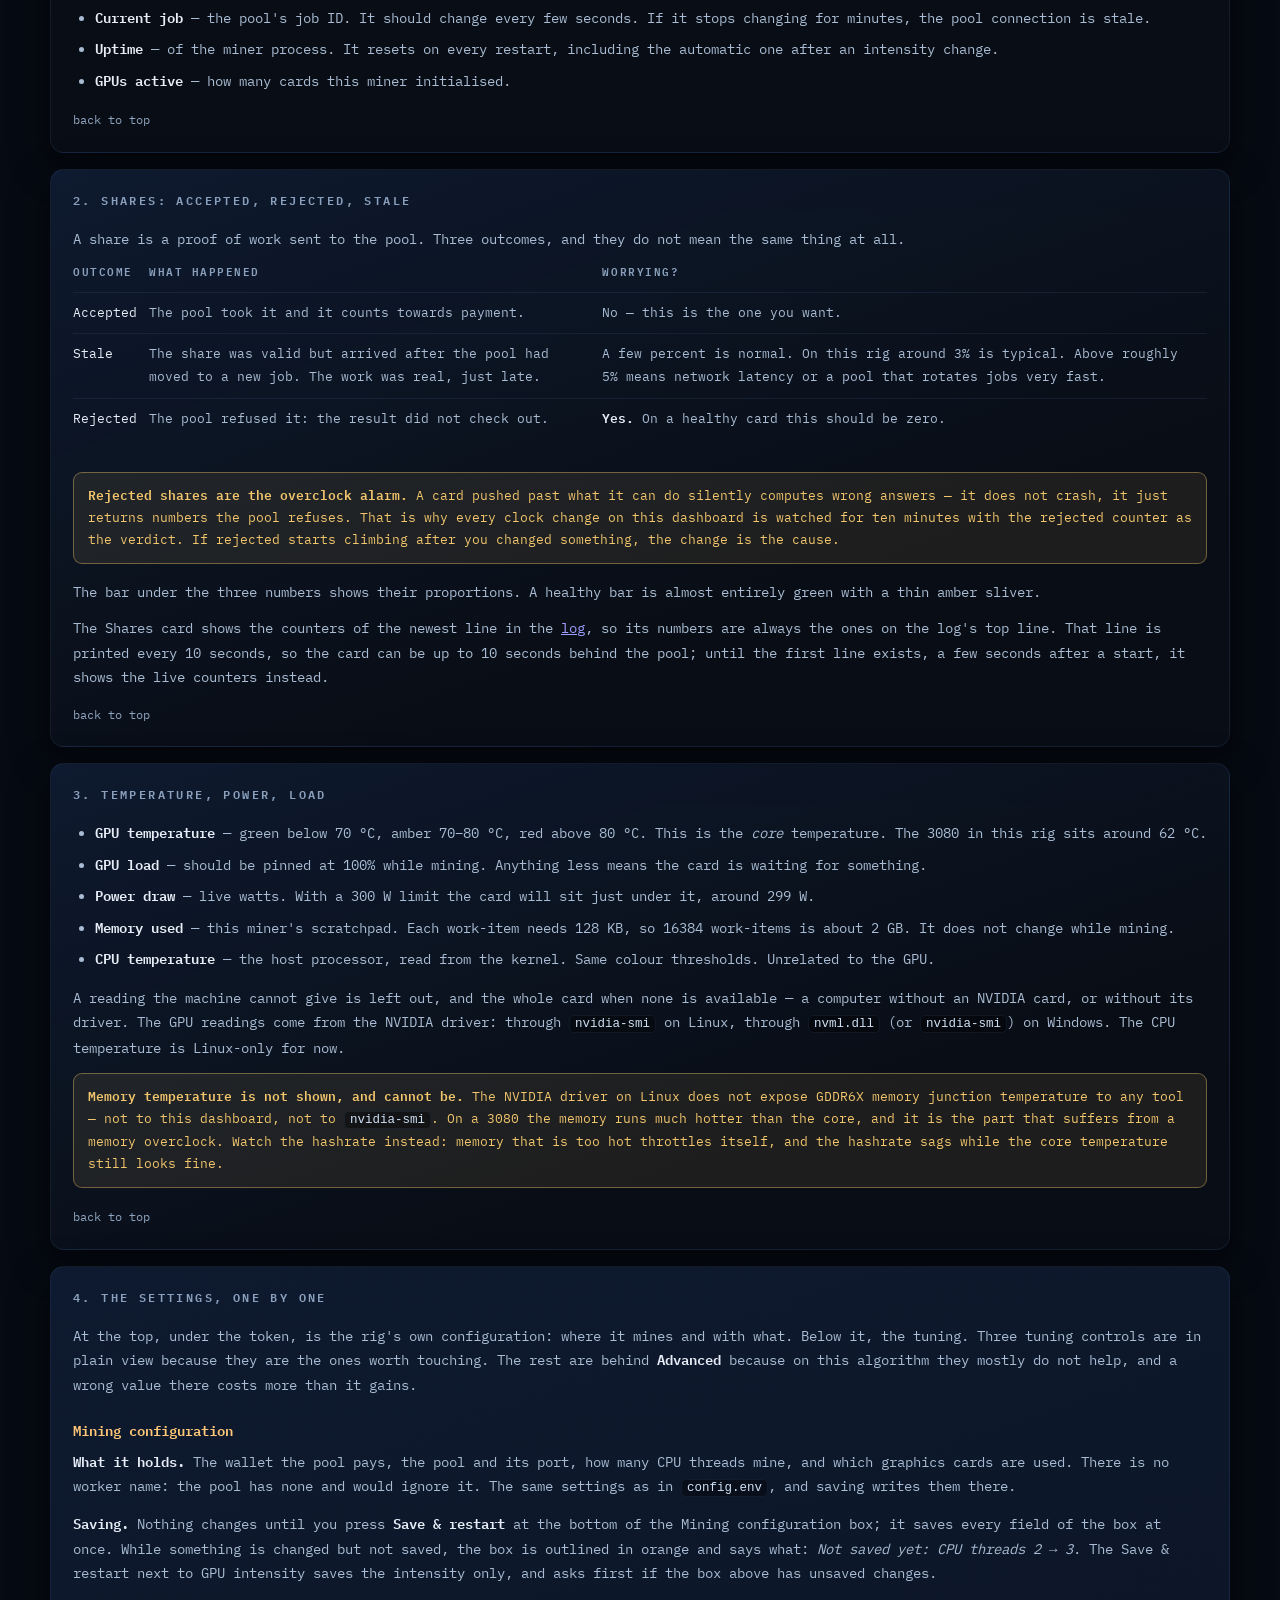
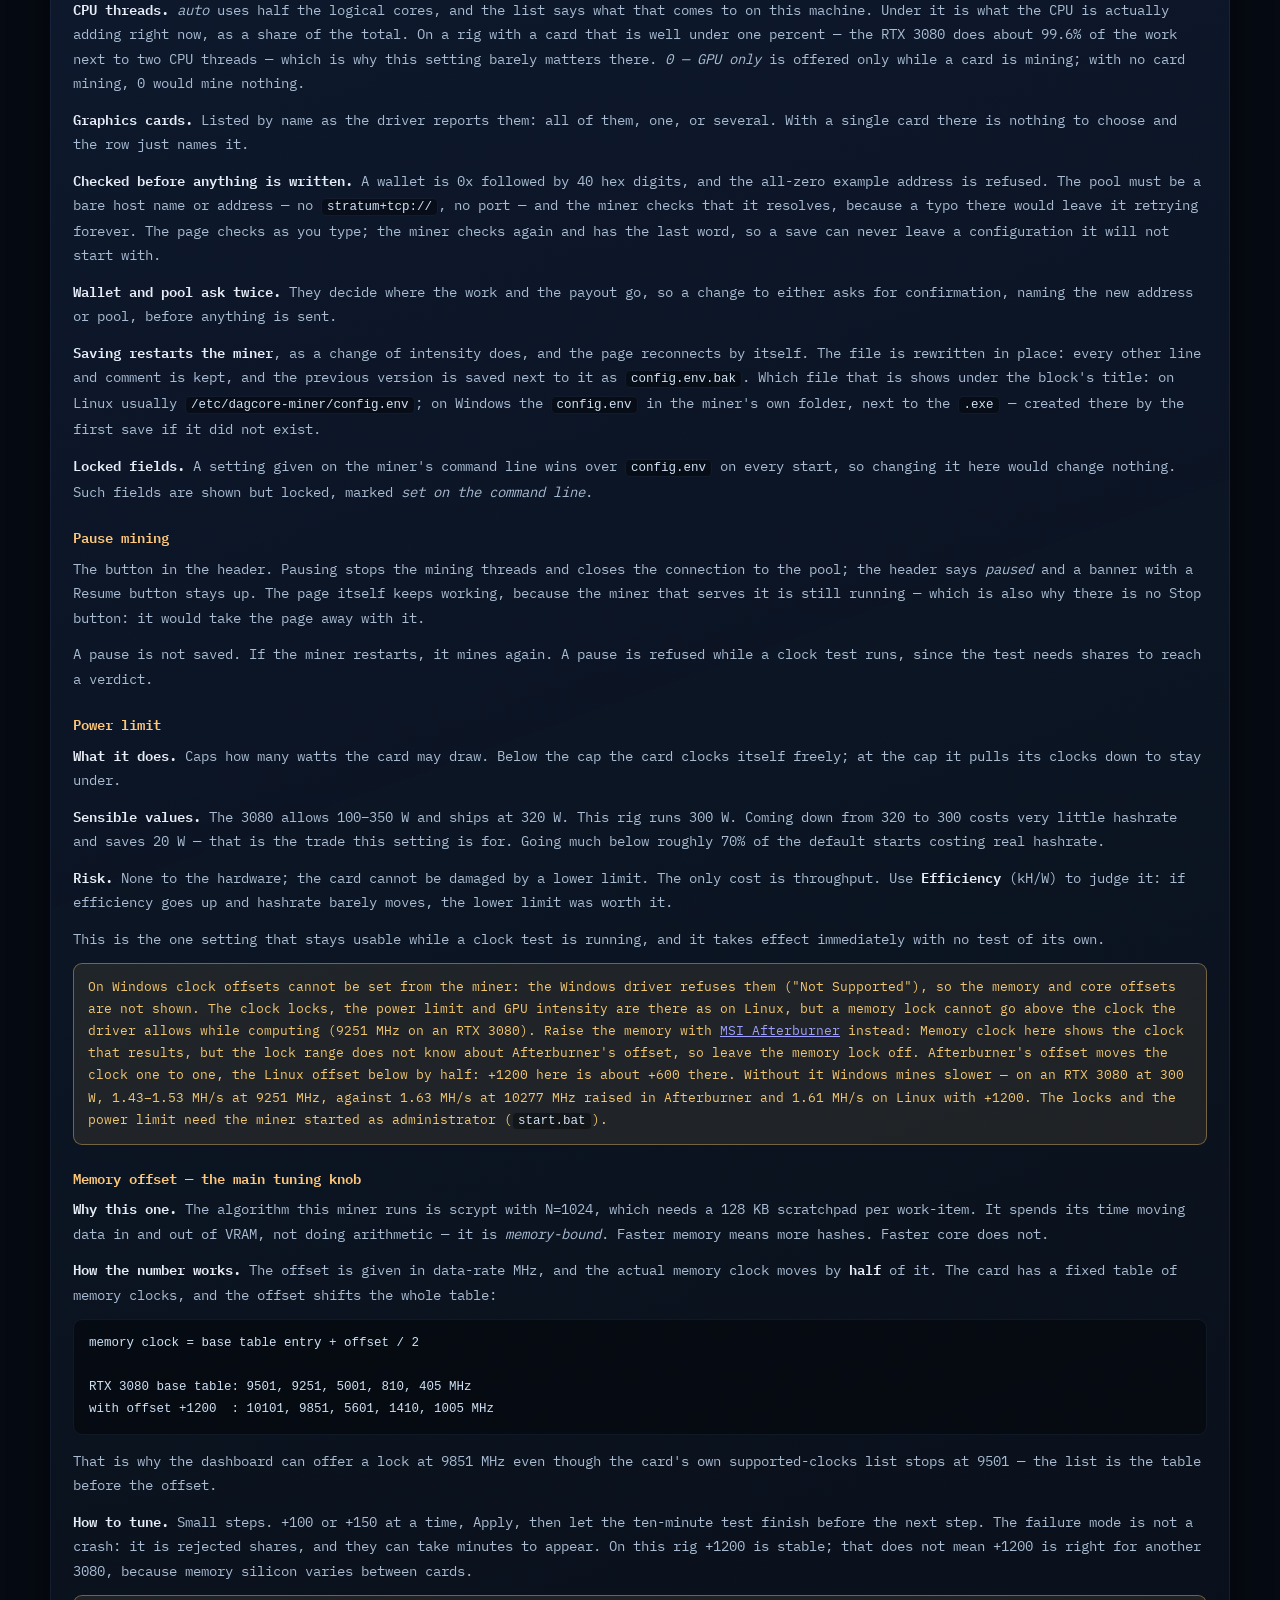
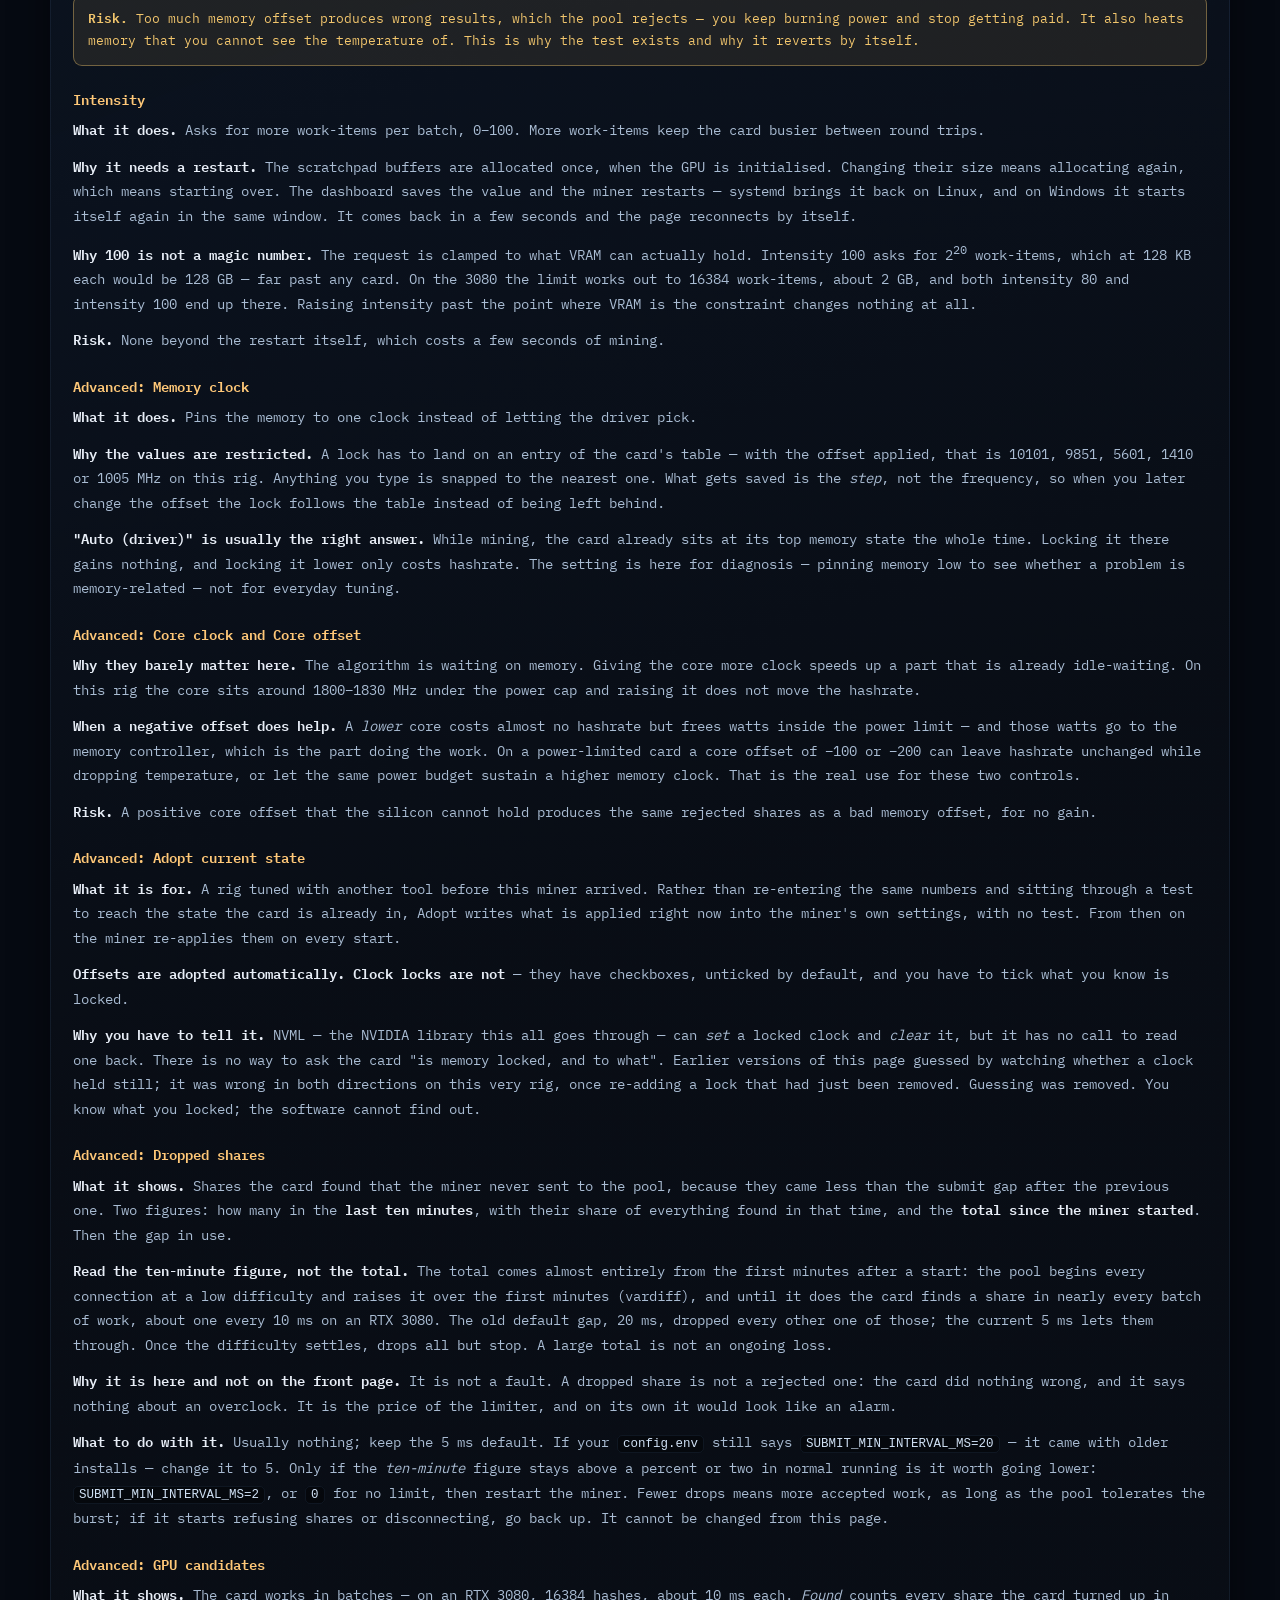
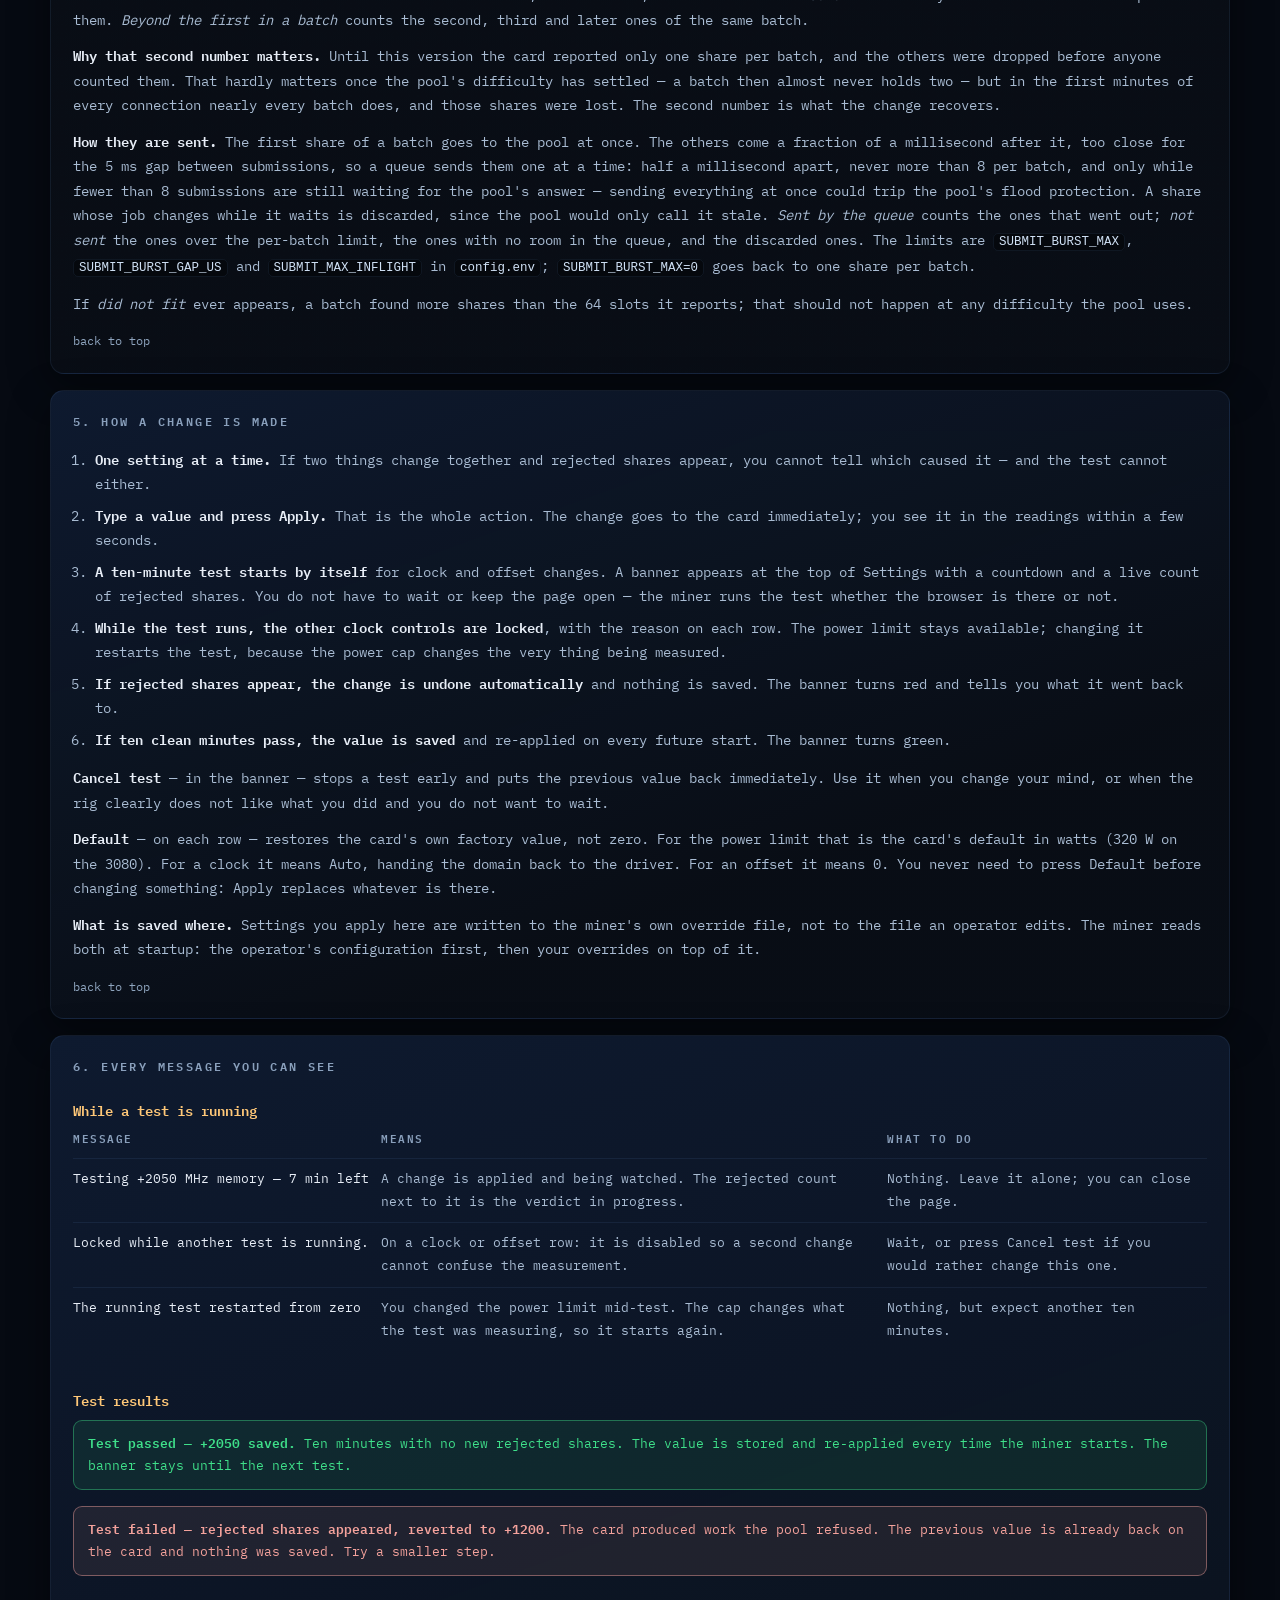
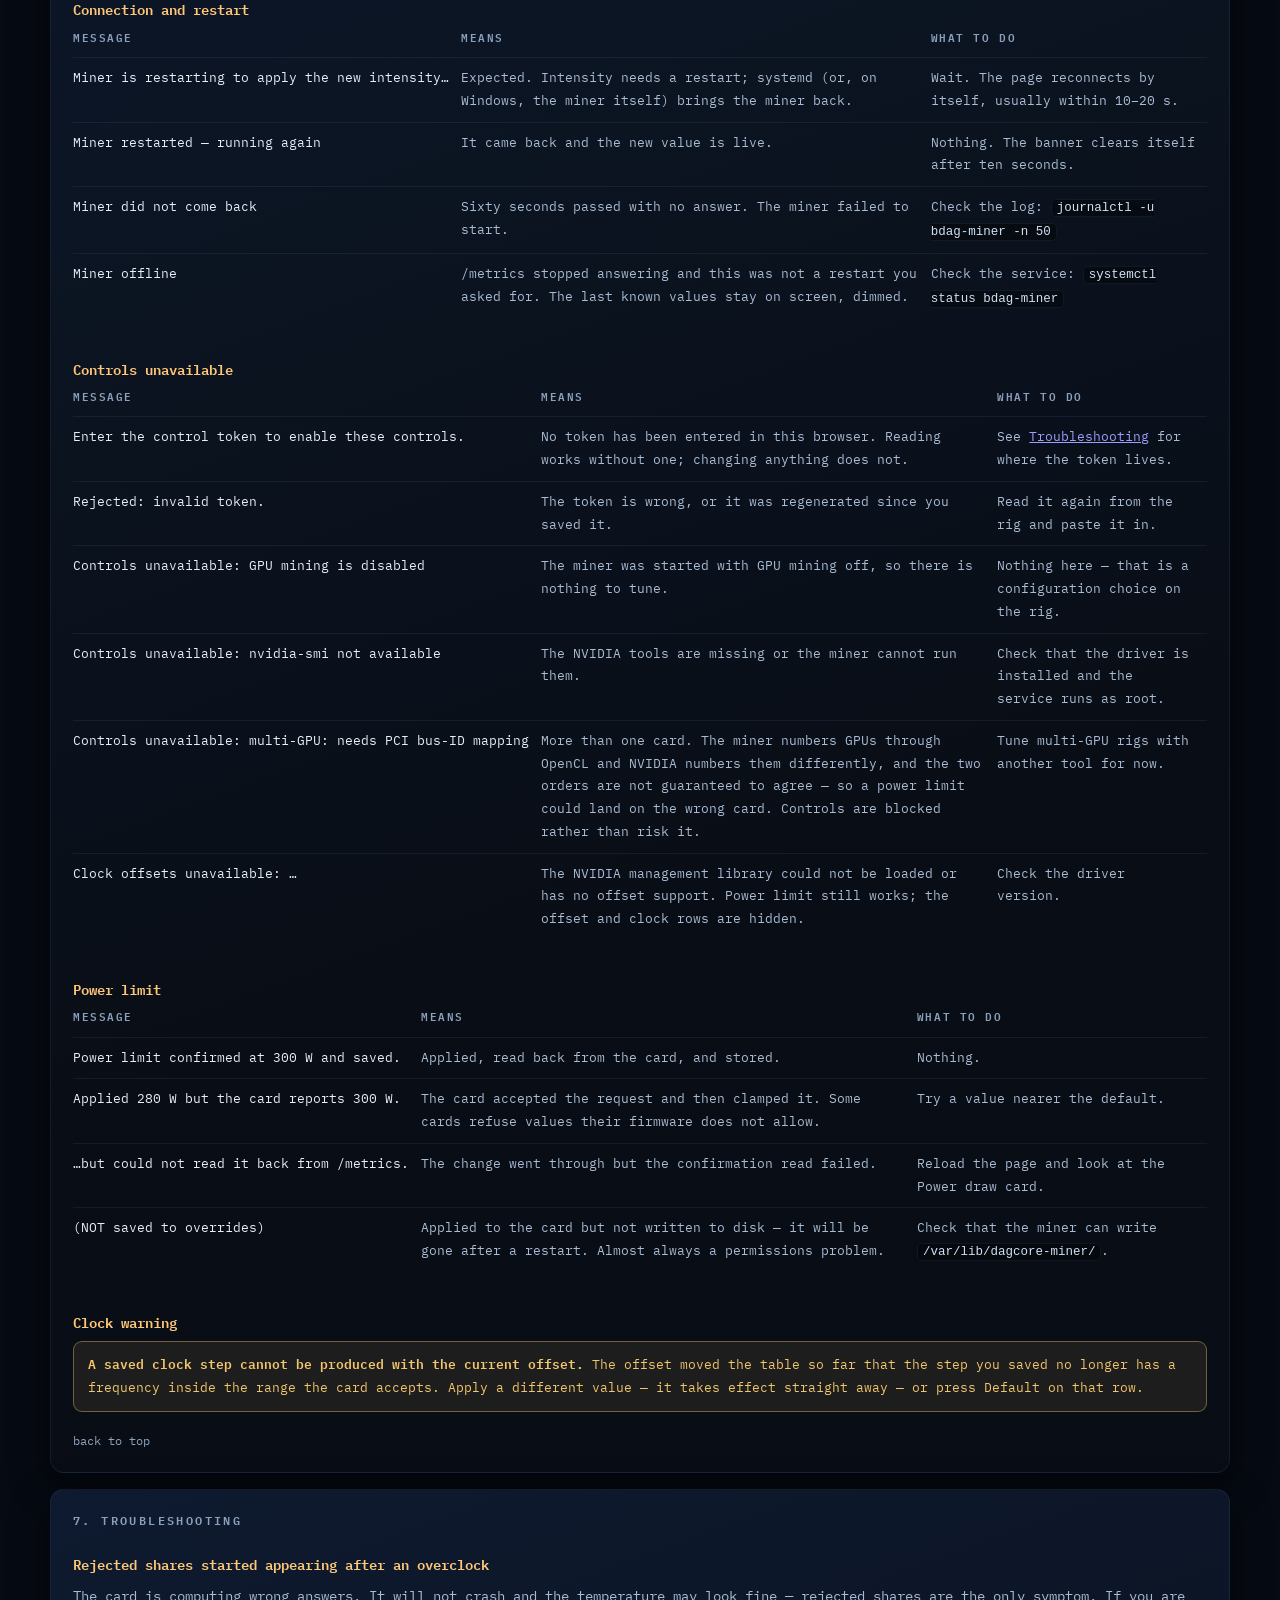
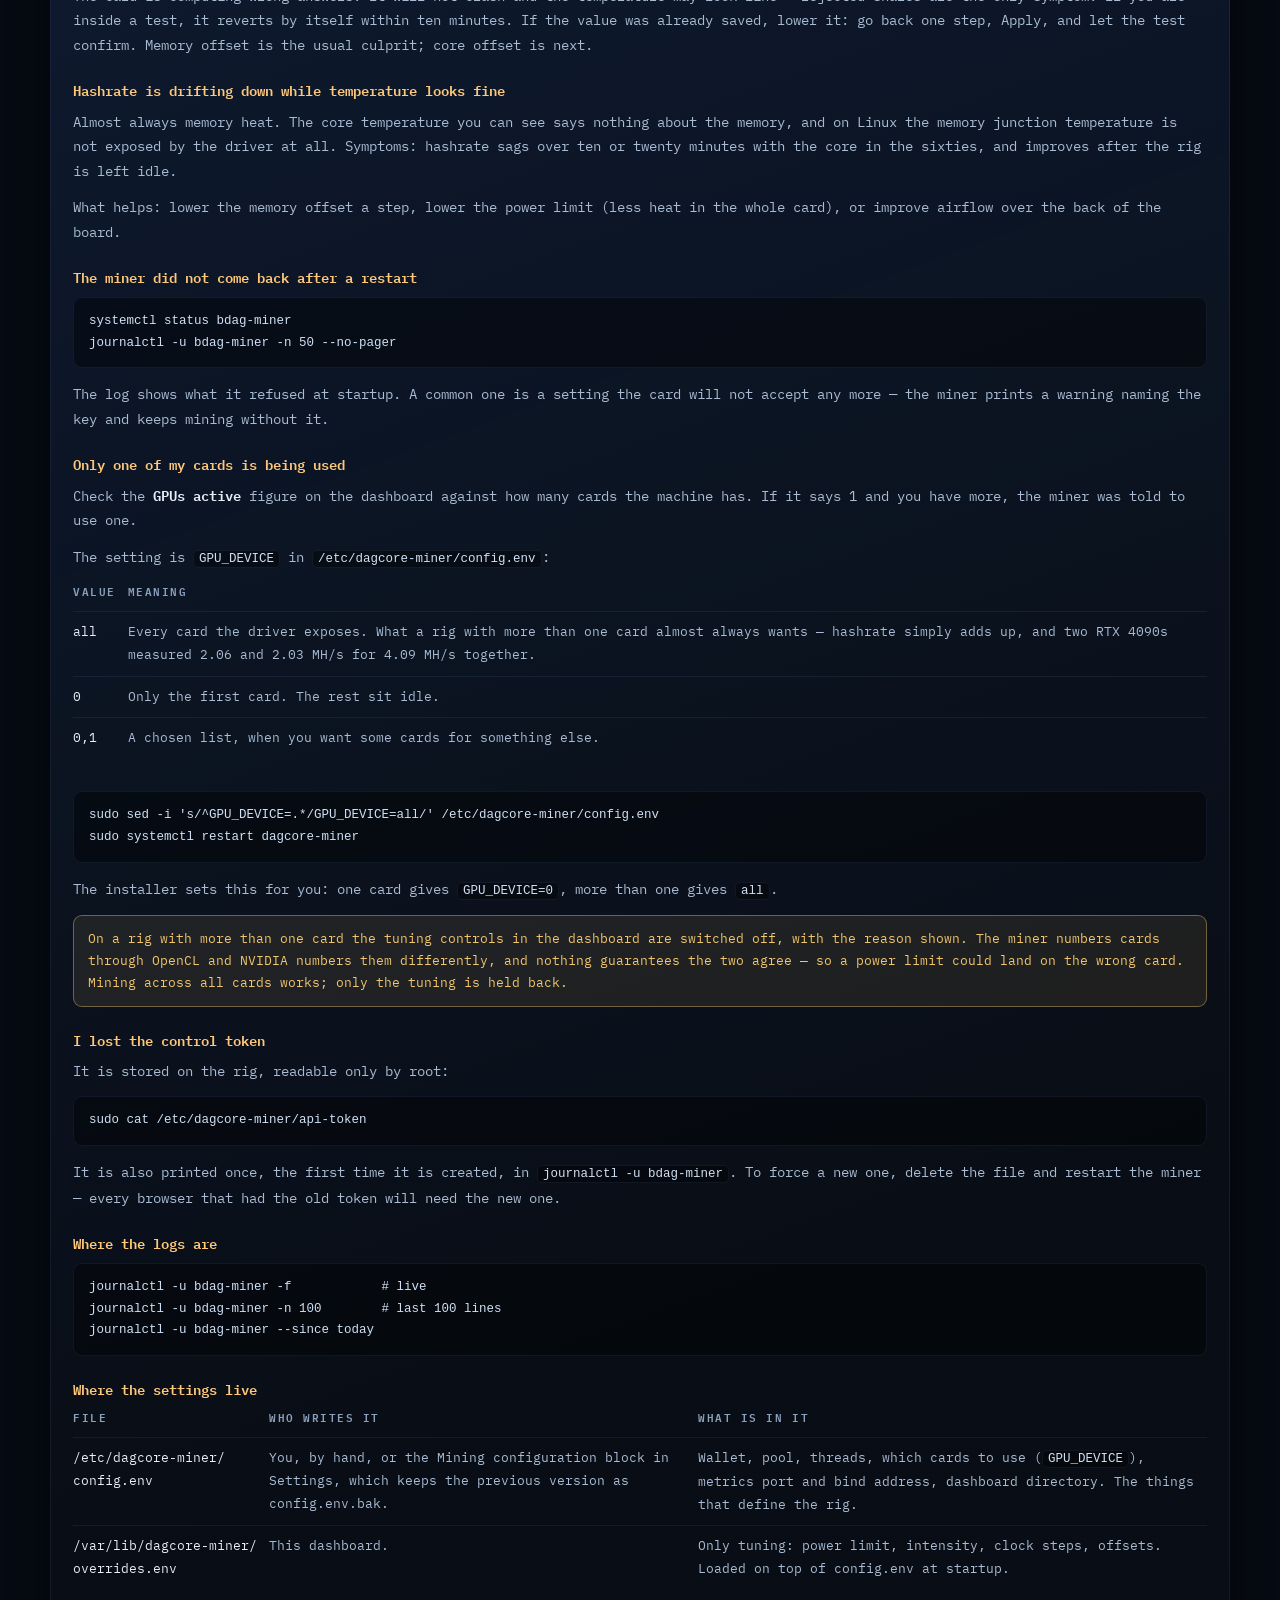
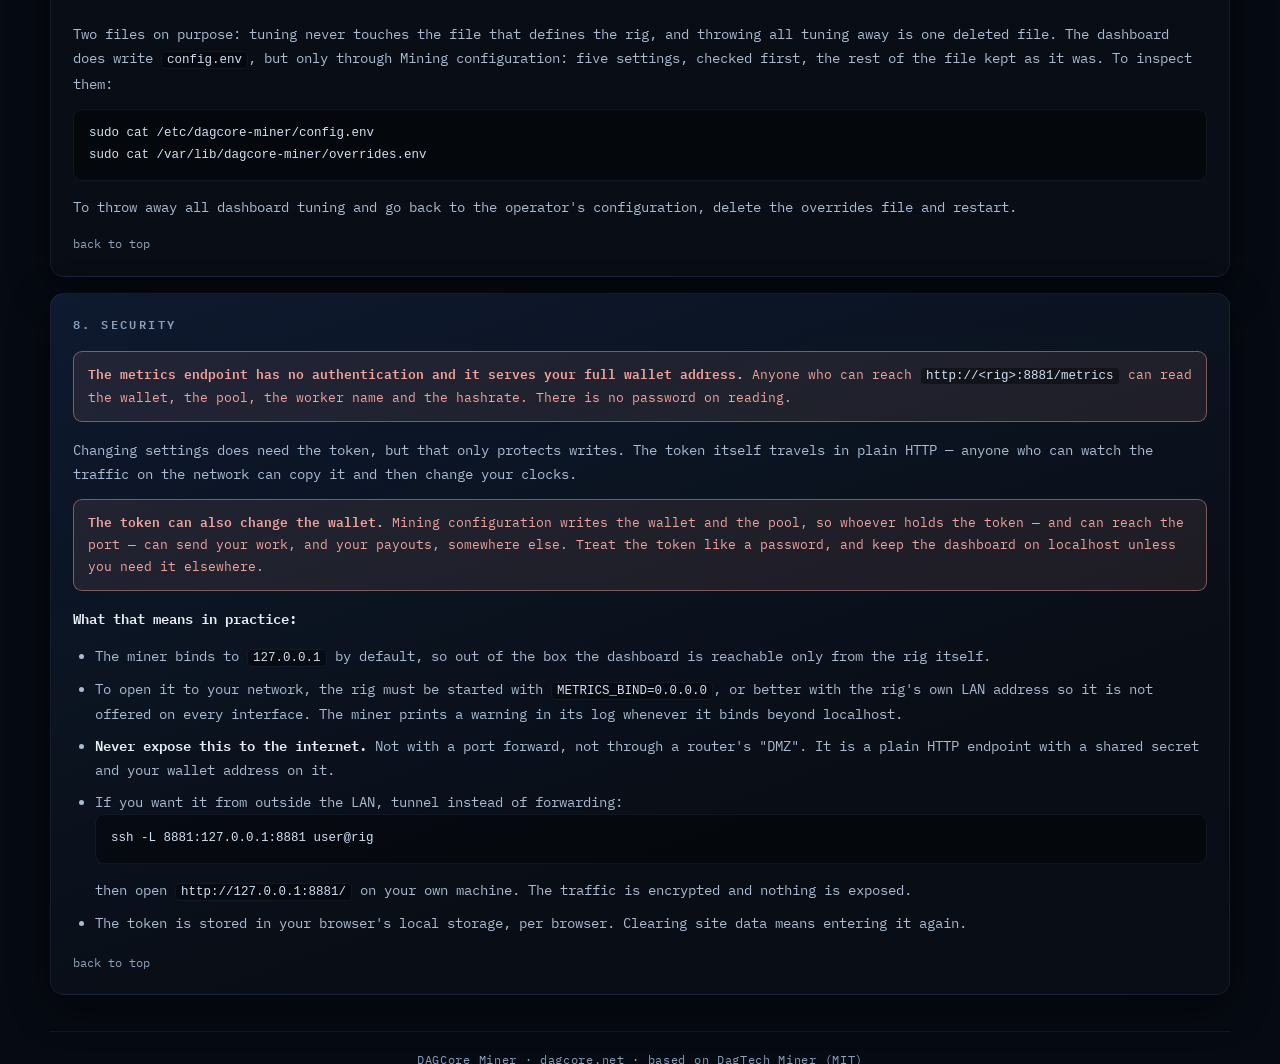
<file: dashboard/help.html>
<!doctype html>
<html lang="en" data-theme="dark">
<head>
<meta charset="utf-8">
<meta name="viewport" content="width=device-width, initial-scale=1, viewport-fit=cover">
<meta name="color-scheme" content="dark">
<title>DAGCore Miner — Help</title>
<link rel="stylesheet" href="fonts.css">
<style>
/* Same tokens as the dashboard, same typeface (shared fonts.css), no external
 * requests — a rig may have no internet at all. */
:root{
  --bg:#060a12; --panel:#0f1c32;
  --line:rgba(110,155,220,.28); --line-soft:rgba(90,130,190,.12);
  --text:#e8eef7; --text-2:#cfe0f4; --muted:#a9bcd3; --muted-2:#8fa5bf; --label:#8aa0bc;
  --blue:#4d9dff; --mine:#ffab2e; --mine-soft:#ffc878;
  --ok:#3fe08a; --warn:#f2c66d; --bad:#f4a29c;
  --radius:14px;
  --pad-top:env(safe-area-inset-top,0px);
  --pad-bottom:env(safe-area-inset-bottom,0px);
  color-scheme:dark;
}
*{box-sizing:border-box}
html,body{margin:0}
body{
  background:radial-gradient(1100px 700px at 50% 8%,#0d1728 0%,#070c15 55%,#05080e 100%) no-repeat,var(--bg);
  background-size:100% 1600px,auto;
  color:var(--text);
  font:14px/1.75 "IBM Plex Mono",ui-monospace,SFMono-Regular,Menlo,Consolas,monospace;
  padding:calc(var(--pad-top) + 20px) 16px calc(var(--pad-bottom) + 28px);
  -webkit-font-smoothing:antialiased;
}
.wrap{max-width:1180px;margin:0 auto}
img{max-width:100%}
[hidden]{display:none!important}

header{display:flex;align-items:center;gap:16px;flex-wrap:wrap;
  padding-bottom:20px;margin-bottom:8px;border-bottom:1px solid var(--line-soft)}
header img{height:30px;width:auto;align-self:center}
header h1{margin:0;font-size:19px;font-weight:700;letter-spacing:-.03em;color:#fff}
a.back{margin-left:auto;font-size:12.5px;font-weight:600;color:var(--blue);
  text-decoration:none;border:1px solid rgba(77,157,255,.4);border-radius:9px;
  padding:9px 14px;background:rgba(77,157,255,.08);white-space:nowrap}
a.back:hover{background:rgba(77,157,255,.16)}

nav{background:linear-gradient(160deg,rgba(15,28,50,.92),rgba(10,14,22,.88) 70%);
  border:1px solid var(--line-soft);border-radius:var(--radius);padding:18px 20px;margin:22px 0 30px}
nav h2{margin:0 0 12px;font-size:12px;font-weight:600;letter-spacing:.2em;
  text-transform:uppercase;color:var(--label)}
nav ol{margin:0;padding-left:20px;columns:3;column-gap:28px}
nav li{margin:0 0 6px;break-inside:avoid}
nav a{color:var(--text-2);text-decoration:none}
nav a:hover{color:var(--blue);text-decoration:underline}
@media (max-width:900px){ nav ol{columns:2} }
@media (max-width:620px){ nav ol{columns:1} }
@media (max-width:560px){
  section{padding:18px 16px}
  header{gap:12px}
  a.back{margin-left:0;width:100%;text-align:center;justify-content:center}
}

/* Same panel treatment as the dashboard cards, so the two pages read as one
 * product rather than a page and its manual. */
section{margin:0 0 16px;scroll-margin-top:16px;
  border:1px solid var(--line-soft);border-radius:var(--radius);padding:20px 22px;
  background:linear-gradient(160deg,rgba(15,28,50,.92),rgba(10,14,22,.88) 70%);
  box-shadow:0 12px 40px rgba(0,0,0,.45)}
section > h2:first-child{margin-top:0;padding-top:0;border-top:0}
h2{font-size:12px;font-weight:600;letter-spacing:.2em;text-transform:uppercase;
  color:var(--label);margin:0 0 16px}
h3{font-size:14px;font-weight:600;color:var(--mine-soft);margin:22px 0 6px}
/* Text uses the full width of its card, like the tables. No measure cap: the
 * card is about 135ch wide at 1180px, so any cap short enough to shorten a
 * line would also leave the text narrower than the card it sits in. */
p{margin:0 0 12px;color:var(--muted)}
p.lead{color:var(--text-2)}
ul,ol.body{margin:0 0 14px;padding-left:22px;color:var(--muted)}
li{margin:0 0 7px}
b,strong{color:var(--text);font-weight:600}
code{background:rgba(0,0,0,.4);border:1px solid var(--line-soft);border-radius:5px;
  padding:1px 5px;font-size:12.5px;color:var(--text-2)}
pre{background:rgba(0,0,0,.4);border:1px solid var(--line-soft);border-radius:9px;
  padding:13px 15px;overflow-x:auto;margin:0 0 14px;font-size:12.5px;color:var(--text-2)}
pre code{background:none;border:0;padding:0}
table{width:100%;border-collapse:collapse;font-size:13px;margin:0 0 16px}
th{text-align:left;color:var(--label);font-size:11px;letter-spacing:.14em;
  text-transform:uppercase;font-weight:600;padding:0 12px 9px 0;vertical-align:bottom}
td{padding:9px 12px 9px 0;border-top:1px solid var(--line-soft);
  color:var(--muted);vertical-align:top}
td:first-child{color:var(--text);white-space:nowrap}
.table-scroll{overflow-x:auto;margin-bottom:16px}
.note{border-radius:9px;padding:12px 14px;margin:0 0 16px;font-size:13px;line-height:1.7}
.note.warn{border:1px solid rgba(242,198,109,.4);background:rgba(242,198,109,.09);color:var(--warn)}
.note.bad{border:1px solid rgba(244,162,156,.45);background:rgba(244,162,156,.09);color:var(--bad)}
.note.ok{border:1px solid rgba(63,224,138,.4);background:rgba(63,224,138,.09);color:var(--ok)}
.note b{color:inherit}
.up{display:inline-block;margin-top:2px;font-size:11.5px;color:var(--muted-2);text-decoration:none}
.up:hover{color:var(--blue)}
footer{margin-top:36px;padding-top:18px;border-top:1px solid var(--line-soft);
  text-align:center;color:var(--label);font-size:11.5px;letter-spacing:.06em;line-height:1.8}
</style>
</head>
<body>
<div class="wrap">

<header>
  <img src="logo.webp" alt="DagCore" width="152" height="44">
  <h1>Help</h1>
  <a class="back" href="/">&larr; Back to dashboard</a>
</header>

<p class="lead">What every number on the dashboard means, what each setting
does to a real card, and what to do when something looks wrong. The examples
are from an RTX 3080 running this miner.</p>

<nav>
  <h2>Contents</h2>
  <ol>
    <li><a href="#reading">Reading the dashboard</a></li>
    <li><a href="#shares">Shares: accepted, rejected, stale</a></li>
    <li><a href="#health">Temperature, power, load</a></li>
    <li><a href="#settings">The settings, one by one</a></li>
    <li><a href="#howto">How a change is made</a></li>
    <li><a href="#messages">Every message you can see</a></li>
    <li><a href="#trouble">Troubleshooting</a></li>
    <li><a href="#security">Security</a></li>
  </ol>
</nav>

<section id="reading">
<h2>1. Reading the dashboard</h2>

<h3>Hashrate</h3>
<p>One figure for each part that mines: <b>GPU</b> for the card(s), <b>CPU</b>
for the CPU threads, and <b>Total</b>, their sum, only when both mine. A GPU
rig mines on the card alone by default (<code>THREADS=0</code>), so it shows
the GPU figure and no CPU or Total card; a CPU-only machine shows only the CPU
one. With CPU threads added, the GPU number is still essentially the total —
on the RTX 3080 it is about 1.61 MH/s of 1.62 MH/s, with two CPU threads
contributing roughly 7 kH/s, under half a percent. Units switch by themselves:
H/s, kH/s, MH/s, GH/s.</p>
<p>The figure is an average over the last ten seconds, not an instant reading,
so it moves smoothly. A drop that lasts one ten-second tick is noise; a drop
that stays is not.</p>

<h3 id="effective">Effective hashrate</h3>
<p>Next to the hashrate there is a second figure. The hashrate is the raw work
of the card: every hash it computes. <b>Effective</b> is the work the pool
accepted: the accepted shares of the last ten minutes, each counted as the
hashes it takes on average to find a share at its difficulty. The percentage
compares the two over the same ten minutes. On the RTX 3080 in normal
running it reads close to 100% — 99.4% measured. Over the long run it can only
be lower than raw, and the gap has three causes:</p>
<ul>
<li><b>Stale shares</b> — valid work that arrived after the pool had moved to
a new job. It cost hashes and earns nothing.</li>
<li><b>Wrong shares from an overclock</b> — a card pushed too far computes
answers the pool refuses. The card still reports full hashrate, because it
is still hashing; only effective drops. This is the case the figure is best
at catching: raw flat, effective falling, rejected climbing.</li>
<li><b>Rate limit</b> — the miner leaves a minimum gap between two share
submissions, 5 ms by default, and drops a share found inside it. In normal
running this costs next to nothing; it can bite only in the first minutes
after a (re)connection, while the pool's difficulty is still low. See <a href="#dropped">Advanced: Dropped shares</a>.</li>
</ul>
<p><b>Effective is a statistical estimate built from shares, not a
measurement, so over a short window it can come out above raw — that is luck,
not extra work.</b> It rests on about a hundred shares per ten minutes, so a
few percent up or down from one window to the next means nothing either.
What counts is a drop that lasts, together with stale or rejected shares
going up. During the first ten minutes after a start the window is shorter,
and the card says so.</p>

<h3>Efficiency</h3>
<p>GPU hashrate divided by GPU power draw, in <b>kH/W</b> — how much work you
get per watt. The 3080 at 300 W and 1.61 MH/s gives about 5.4 kH/W. This is
the number to watch when tuning the power limit: raw hashrate almost always
goes up with more watts, efficiency usually does not.</p>

<h3>The 30-minute chart</h3>
<p>The last half hour of two figures: the <b>raw</b> total hashrate, as the
orange area, and the <b>effective</b> hashrate, as the green line on top of
it (see <a href="#effective">Effective hashrate</a>). The green line starts
ten minutes after the miner does, once its window is full. The miner keeps the samples, in
memory, so reloading the tab or opening the dashboard on a second device
shows the whole half hour. Nothing is written to disk: when the miner
restarts, the chart starts empty. It is there to show shape:
a flat line is healthy, a sawtooth means something is throttling, a cliff
means the miner reconnected or the card stopped.</p>

<h3 id="log">Log</h3>
<p>The status line the miner prints in its console every 10 seconds, the last
100 lines of it (about sixteen minutes): hashrate (total, CPU, GPU or each card), shares as
submitted/accepted/rejected/stale, and uptime. The dashboard shows the time
each line was printed and the hashrates in the same units as the rest of the
page (1.61 MH/s); the console keeps the raw figure (1610100.36 H/s). Like the
chart, it is kept in memory and starts empty when the miner restarts. The
newest line is at the top; scroll down to look back, and the lines you are
reading stay in place while new ones arrive above them.</p>

<h3>Session, rig</h3>
<ul>
<li><b>Difficulty</b> — the share difficulty the pool has set for you. It
changes on its own as the pool adjusts; it is not something you control.</li>
<li><b>Total hashes</b> — since this miner process started, not since the rig
was built.</li>
<li><b>Current job</b> — the pool's job ID. It should change every few
seconds. If it stops changing for minutes, the pool connection is stale.</li>
<li><b>Uptime</b> — of the miner process. It resets on every restart,
including the automatic one after an intensity change.</li>
<li><b>GPUs active</b> — how many cards this miner initialised.</li>
</ul>
<a class="up" href="#top">back to top</a>
</section>

<section id="shares">
<h2>2. Shares: accepted, rejected, stale</h2>

<p>A share is a proof of work sent to the pool. Three outcomes, and they do
not mean the same thing at all.</p>

<div class="table-scroll">
<table>
<tr><th>Outcome</th><th>What happened</th><th>Worrying?</th></tr>
<tr><td>Accepted</td><td>The pool took it and it counts towards payment.</td>
    <td>No — this is the one you want.</td></tr>
<tr><td>Stale</td><td>The share was valid but arrived after the pool had moved
    to a new job. The work was real, just late.</td>
    <td>A few percent is normal. On this rig around 3% is typical. Above
    roughly 5% means network latency or a pool that rotates jobs very
    fast.</td></tr>
<tr><td>Rejected</td><td>The pool refused it: the result did not check out.</td>
    <td><b>Yes.</b> On a healthy card this should be zero.</td></tr>
</table>
</div>

<div class="note warn"><b>Rejected shares are the overclock alarm.</b> A card
pushed past what it can do silently computes wrong answers — it does not crash,
it just returns numbers the pool refuses. That is why every clock change on
this dashboard is watched for ten minutes with the rejected counter as the
verdict. If rejected starts climbing after you changed something, the change
is the cause.</div>

<p>The bar under the three numbers shows their proportions. A healthy bar is
almost entirely green with a thin amber sliver.</p>

<p>The Shares card shows the counters of the newest line in the
<a href="#log">log</a>, so its numbers are always the ones on the log's top
line. That line is printed every 10 seconds, so the card can be up to 10
seconds behind the pool; until the first line exists, a few seconds after a
start, it shows the live counters instead.</p>
<a class="up" href="#top">back to top</a>
</section>

<section id="health">
<h2>3. Temperature, power, load</h2>

<ul>
<li><b>GPU temperature</b> — green below 70 °C, amber 70–80 °C, red above 80 °C.
This is the <em>core</em> temperature. The 3080 in this rig sits around 62 °C.</li>
<li><b>GPU load</b> — should be pinned at 100% while mining. Anything less
means the card is waiting for something.</li>
<li><b>Power draw</b> — live watts. With a 300 W limit the card will sit just
under it, around 299 W.</li>
<li><b>Memory used</b> — this miner's scratchpad. Each work-item needs 128 KB,
so 16384 work-items is about 2 GB. It does not change while mining.</li>
<li><b>CPU temperature</b> — the host processor, read from the kernel. Same
colour thresholds. Unrelated to the GPU.</li>
</ul>
<p>A reading the machine cannot give is left out, and the whole card when none
is available — a computer without an NVIDIA card, or without its driver. The
GPU readings come from the NVIDIA driver: through <code>nvidia-smi</code> on
Linux, through <code>nvml.dll</code> (or <code>nvidia-smi</code>) on Windows.
The CPU temperature is Linux-only for now.</p>

<div class="note warn"><b>Memory temperature is not shown, and cannot be.</b>
The NVIDIA driver on Linux does not expose GDDR6X memory junction temperature
to any tool — not to this dashboard, not to <code>nvidia-smi</code>. On a 3080
the memory runs much hotter than the core, and it is the part that suffers
from a memory overclock. Watch the hashrate instead: memory that is too hot
throttles itself, and the hashrate sags while the core temperature still looks
fine.</div>
<a class="up" href="#top">back to top</a>
</section>

<section id="settings">
<h2>4. The settings, one by one</h2>

<p>At the top, under the token, is the rig's own configuration: where it
mines and with what. Below it, the tuning. Three tuning controls are in plain
view because they are the ones worth touching. The rest are behind
<b>Advanced</b> because on this algorithm they mostly do not help, and a wrong
value there costs more than it gains.</p>

<h3 id="config">Mining configuration</h3>
<p><b>What it holds.</b> The wallet the pool pays, the pool and its port, how
many CPU threads mine, and which graphics cards are used. There is no worker
name: the pool has none and would ignore it. The
same settings as in <code>config.env</code>, and saving writes them there.</p>
<p><b>Saving.</b> Nothing changes until you press <b>Save &amp; restart</b> at
the bottom of the Mining configuration box; it saves every field of the box
at once. While something is changed but not saved, the box is outlined in
orange and says what: <i>Not saved yet: CPU threads 2 &rarr; 3</i>. The Save
&amp; restart next to GPU intensity saves the intensity only, and asks first
if the box above has unsaved changes.</p>
<p><b>CPU threads.</b> <i>auto</i> uses half the logical cores, and the list
says what that comes to on this machine. Under it is what the CPU is actually
adding right now, as a share of the total. On a rig with a card that is well
under one percent — the RTX 3080 does about 99.6% of the work next to two CPU
threads — which is why this setting barely matters there. <i>0 — GPU only</i> is offered only
while a card is mining; with no card mining, 0 would mine nothing.</p>
<p><b>Graphics cards.</b> Listed by name as the driver reports them: all of
them, one, or several. With a single card there is nothing to choose and the
row just names it.</p>
<p><b>Checked before anything is written.</b> A wallet is 0x followed by 40
hex digits, and the all-zero example address is refused. The pool must be a
bare host name or address — no <code>stratum+tcp://</code>, no port — and the
miner checks that it resolves, because a typo there would leave it retrying
forever. The page checks as you type; the miner checks again and has the last
word, so a save can never leave a configuration it will not start with.</p>
<p><b>Wallet and pool ask twice.</b> They decide where the work and the payout
go, so a change to either asks for confirmation, naming the new address or
pool, before anything is sent.</p>
<p><b>Saving restarts the miner</b>, as a change of intensity does, and the page
reconnects by itself. The file is rewritten in place: every other line and
comment is kept, and the previous version is saved next to it as
<code>config.env.bak</code>. Which file that is shows under the block's
title: on Linux usually <code>/etc/dagcore-miner/config.env</code>; on Windows
the <code>config.env</code> in the miner's own folder, next to the
<code>.exe</code> — created there by the first save if it did not exist.</p>
<p><b>Locked fields.</b> A setting given on the miner's command line wins over
<code>config.env</code> on every start, so changing it here would change
nothing. Such fields are shown but locked, marked <i>set on the command
line</i>.</p>

<h3 id="pause">Pause mining</h3>
<p>The button in the header. Pausing stops the mining threads and closes the
connection to the pool; the header says <i>paused</i> and a banner with a
Resume button stays up. The page itself keeps working, because the miner that
serves it is still running — which is also why there is no Stop button: it
would take the page away with it.</p>
<p>A pause is not saved. If the miner restarts, it mines again. A pause is
refused while a clock test runs, since the test needs shares to reach a
verdict.</p>

<h3>Power limit</h3>
<p><b>What it does.</b> Caps how many watts the card may draw. Below the cap
the card clocks itself freely; at the cap it pulls its clocks down to stay
under.</p>
<p><b>Sensible values.</b> The 3080 allows 100–350 W and ships at 320 W. This
rig runs 300 W. Coming down from 320 to 300 costs very little hashrate and
saves 20 W — that is the trade this setting is for. Going much below roughly
70% of the default starts costing real hashrate.</p>
<p><b>Risk.</b> None to the hardware; the card cannot be damaged by a lower
limit. The only cost is throughput. Use <b>Efficiency</b> (kH/W) to judge it:
if efficiency goes up and hashrate barely moves, the lower limit was worth
it.</p>
<p>This is the one setting that stays usable while a clock test is running,
and it takes effect immediately with no test of its own.</p>

<p class="note warn">On Windows clock offsets cannot be set from the miner: the
Windows driver refuses them ("Not Supported"), so the memory and core offsets
are not shown. The clock locks, the power limit and GPU intensity are there as
on Linux, but a memory lock cannot go above the clock the driver allows while
computing (9251 MHz on an RTX 3080). Raise the memory with
<a href="https://www.msi.com/Landing/afterburner" target="_blank" rel="noopener">MSI Afterburner</a>
instead: Memory clock here shows the clock that results, but the lock range
does not know about Afterburner's offset, so leave the memory lock off.
Afterburner's offset moves the clock one to one, the Linux offset below by
half: +1200 here is about +600 there. Without it Windows mines slower — on an
RTX 3080 at 300 W, 1.43–1.53 MH/s at 9251 MHz, against 1.63 MH/s at 10277 MHz
raised in Afterburner and 1.61 MH/s on Linux with +1200. The locks and the
power limit need the miner started as administrator (<code>start.bat</code>).</p>

<h3>Memory offset — the main tuning knob</h3>
<p><b>Why this one.</b> The algorithm this miner runs is scrypt with N=1024,
which needs a 128 KB scratchpad per work-item. It spends its time moving data
in and out of VRAM, not doing arithmetic — it is <em>memory-bound</em>. Faster
memory means more hashes. Faster core does not.</p>
<p><b>How the number works.</b> The offset is given in data-rate MHz, and the
actual memory clock moves by <b>half</b> of it. The card has a fixed table of
memory clocks, and the offset shifts the whole table:</p>
<pre><code>memory clock = base table entry + offset / 2

RTX 3080 base table: 9501, 9251, 5001, 810, 405 MHz
with offset +1200  : 10101, 9851, 5601, 1410, 1005 MHz</code></pre>
<p>That is why the dashboard can offer a lock at 9851 MHz even though the
card's own supported-clocks list stops at 9501 — the list is the table before
the offset.</p>
<p><b>How to tune.</b> Small steps. +100 or +150 at a time, Apply, then let
the ten-minute test finish before the next step. The failure mode is not a
crash: it is rejected shares, and they can take minutes to appear. On this rig
+1200 is stable; that does not mean +1200 is right for another 3080, because
memory silicon varies between cards.</p>
<div class="note warn"><b>Risk.</b> Too much memory offset produces wrong
results, which the pool rejects — you keep burning power and stop getting
paid. It also heats memory that you cannot see the temperature of. This is why
the test exists and why it reverts by itself.</div>

<h3>Intensity</h3>
<p><b>What it does.</b> Asks for more work-items per batch, 0–100. More
work-items keep the card busier between round trips.</p>
<p><b>Why it needs a restart.</b> The scratchpad buffers are allocated once,
when the GPU is initialised. Changing their size means allocating again, which
means starting over. The dashboard saves the value and the miner restarts —
systemd brings it back on Linux, and on Windows it starts itself again in the
same window. It comes back in a few seconds and the page reconnects by
itself.</p>
<p><b>Why 100 is not a magic number.</b> The request is clamped to what VRAM
can actually hold. Intensity 100 asks for 2<sup>20</sup> work-items, which at
128 KB each would be 128 GB — far past any card. On the 3080 the limit works
out to 16384 work-items, about 2 GB, and both intensity 80 and intensity 100
end up there. Raising intensity past the point where VRAM is the constraint
changes nothing at all.</p>
<p><b>Risk.</b> None beyond the restart itself, which costs a few seconds of
mining.</p>

<h3 id="advanced">Advanced: Memory clock</h3>
<p><b>What it does.</b> Pins the memory to one clock instead of letting the
driver pick.</p>
<p><b>Why the values are restricted.</b> A lock has to land on an entry of the
card's table — with the offset applied, that is 10101, 9851, 5601, 1410 or
1005 MHz on this rig. Anything you type is snapped to the nearest one. What
gets saved is the <em>step</em>, not the frequency, so when you later change
the offset the lock follows the table instead of being left behind.</p>
<p><b>"Auto (driver)" is usually the right answer.</b> While mining, the card
already sits at its top memory state the whole time. Locking it there gains
nothing, and locking it lower only costs hashrate. The setting is here for
diagnosis — pinning memory low to see whether a problem is memory-related — not
for everyday tuning.</p>

<h3>Advanced: Core clock and Core offset</h3>
<p><b>Why they barely matter here.</b> The algorithm is waiting on memory.
Giving the core more clock speeds up a part that is already idle-waiting. On
this rig the core sits around 1800–1830 MHz under the power cap and raising it
does not move the hashrate.</p>
<p><b>When a negative offset does help.</b> A <em>lower</em> core costs almost
no hashrate but frees watts inside the power limit — and those watts go to the
memory controller, which is the part doing the work. On a power-limited card a
core offset of −100 or −200 can leave hashrate unchanged while dropping
temperature, or let the same power budget sustain a higher memory clock. That
is the real use for these two controls.</p>
<p><b>Risk.</b> A positive core offset that the silicon cannot hold produces
the same rejected shares as a bad memory offset, for no gain.</p>

<h3>Advanced: Adopt current state</h3>
<p><b>What it is for.</b> A rig tuned with another tool before this miner
arrived. Rather than re-entering the same numbers and sitting through a test to
reach the state the card is already in, Adopt writes what is applied right now
into the miner's own settings, with no test. From then on the miner re-applies
them on every start.</p>
<p><b>Offsets are adopted automatically. Clock locks are not</b> — they have
checkboxes, unticked by default, and you have to tick what you know is
locked.</p>
<p><b>Why you have to tell it.</b> NVML — the NVIDIA library this all goes
through — can <em>set</em> a locked clock and <em>clear</em> it, but it has no
call to read one back. There is no way to ask the card "is memory locked, and
to what". Earlier versions of this page guessed by watching whether a clock
held still; it was wrong in both directions on this very rig, once re-adding a
lock that had just been removed. Guessing was removed. You know what you
locked; the software cannot find out.</p>

<h3 id="dropped">Advanced: Dropped shares</h3>
<p><b>What it shows.</b> Shares the card found that the miner never sent to
the pool, because they came less than the submit gap after the previous one.
Two figures: how many in the <b>last ten minutes</b>, with their share of
everything found in that time, and the <b>total since the miner
started</b>. Then the gap in use.</p>
<p><b>Read the ten-minute figure, not the total.</b> The total comes almost
entirely from the first minutes after a start: the pool begins every
connection at a low difficulty and raises it over the first minutes
(vardiff), and until it does the card finds a share in nearly every batch of
work, about one every 10 ms on an RTX 3080. The old default gap, 20 ms,
dropped every other one of those; the current 5 ms lets them through. Once
the difficulty settles, drops all but stop. A large total is not an ongoing
loss.</p>
<p><b>Why it is here and not on the front page.</b> It is not a fault. A
dropped share is not a rejected one: the card did nothing wrong, and it says
nothing about an overclock. It is the price of the limiter, and on its own it
would look like an alarm.</p>
<p><b>What to do with it.</b> Usually nothing; keep the 5 ms default. If your
<code>config.env</code> still says <code>SUBMIT_MIN_INTERVAL_MS=20</code> — it
came with older installs — change it to 5. Only if the <em>ten-minute</em>
figure stays above a percent or two in normal running is it worth going lower:
<code>SUBMIT_MIN_INTERVAL_MS=2</code>, or <code>0</code> for no limit, then
restart the miner. Fewer drops means more accepted work, as long as the pool
tolerates the burst; if it starts refusing shares or disconnecting, go back
up. It cannot be changed from this page.</p>

<h3 id="candidates">Advanced: GPU candidates</h3>
<p><b>What it shows.</b> The card works in batches — on an RTX 3080, 16384
hashes, about 10 ms each. <i>Found</i> counts every share the card turned up in
them. <i>Beyond the first in a batch</i> counts the second, third and later
ones of the same batch.</p>
<p><b>Why that second number matters.</b> Until this version the card
reported only one share per batch, and the others were dropped before anyone
counted them. That hardly matters once the pool's difficulty has settled — a
batch then almost never holds two — but in the first minutes of every
connection nearly every batch does, and those shares were lost. The second
number is what the change recovers.</p>
<p><b>How they are sent.</b> The first share of a batch goes to the pool at
once. The others come a fraction of a millisecond after it, too close for the
5 ms gap between submissions, so a queue sends them one at a time: half a
millisecond apart, never more than 8 per batch, and only while fewer than 8
submissions are still waiting for the pool's answer — sending everything at
once could trip the pool's flood protection. A share whose job changes while
it waits is discarded, since the pool would only call it stale. <i>Sent by the
queue</i> counts the ones that went out; <i>not sent</i> the ones over the
per-batch limit, the ones with no room in the queue, and the discarded ones.
The limits are <code>SUBMIT_BURST_MAX</code>, <code>SUBMIT_BURST_GAP_US</code>
and <code>SUBMIT_MAX_INFLIGHT</code> in <code>config.env</code>;
<code>SUBMIT_BURST_MAX=0</code> goes back to one share per batch.</p>
<p>If <i>did not fit</i> ever appears, a batch found more shares than the 64
slots it reports; that should not happen at any difficulty the pool uses.</p>
<a class="up" href="#top">back to top</a>
</section>

<section id="howto">
<h2>5. How a change is made</h2>

<ol class="body">
<li><b>One setting at a time.</b> If two things change together and rejected
shares appear, you cannot tell which caused it — and the test cannot
either.</li>
<li><b>Type a value and press Apply.</b> That is the whole action. The change
goes to the card immediately; you see it in the readings within a few
seconds.</li>
<li><b>A ten-minute test starts by itself</b> for clock and offset changes. A
banner appears at the top of Settings with a countdown and a live count of
rejected shares. You do not have to wait or keep the page open — the miner runs
the test whether the browser is there or not.</li>
<li><b>While the test runs, the other clock controls are locked</b>, with the
reason on each row. The power limit stays available; changing it restarts the
test, because the power cap changes the very thing being measured.</li>
<li><b>If rejected shares appear, the change is undone automatically</b> and
nothing is saved. The banner turns red and tells you what it went back to.</li>
<li><b>If ten clean minutes pass, the value is saved</b> and re-applied on
every future start. The banner turns green.</li>
</ol>

<p><b>Cancel test</b> — in the banner — stops a test early and puts the previous
value back immediately. Use it when you change your mind, or when the rig
clearly does not like what you did and you do not want to wait.</p>

<p><b>Default</b> — on each row — restores the card's own factory value, not
zero. For the power limit that is the card's default in watts (320 W on the
3080). For a clock it means Auto, handing the domain back to the driver. For an
offset it means 0. You never need to press Default before changing something:
Apply replaces whatever is there.</p>

<p><b>What is saved where.</b> Settings you apply here are written to the
miner's own override file, not to the file an operator edits. The miner reads
both at startup: the operator's configuration first, then your overrides on top
of it.</p>
<a class="up" href="#top">back to top</a>
</section>

<section id="messages">
<h2>6. Every message you can see</h2>

<h3>While a test is running</h3>
<div class="table-scroll">
<table>
<tr><th>Message</th><th>Means</th><th>What to do</th></tr>
<tr><td>Testing +2050 MHz memory — 7 min left</td>
    <td>A change is applied and being watched. The rejected count next to it is
    the verdict in progress.</td>
    <td>Nothing. Leave it alone; you can close the page.</td></tr>
<tr><td>Locked while another test is running.</td>
    <td>On a clock or offset row: it is disabled so a second change cannot
    confuse the measurement.</td>
    <td>Wait, or press Cancel test if you would rather change this one.</td></tr>
<tr><td>The running test restarted from zero</td>
    <td>You changed the power limit mid-test. The cap changes what the test was
    measuring, so it starts again.</td>
    <td>Nothing, but expect another ten minutes.</td></tr>
</table>
</div>

<h3>Test results</h3>
<div class="note ok"><b>Test passed — +2050 saved.</b> Ten minutes with no new
rejected shares. The value is stored and re-applied every time the miner
starts. The banner stays until the next test.</div>
<div class="note bad"><b>Test failed — rejected shares appeared, reverted to
+1200.</b> The card produced work the pool refused. The previous value is
already back on the card and nothing was saved. Try a smaller step.</div>

<h3>Connection and restart</h3>
<div class="table-scroll">
<table>
<tr><th>Message</th><th>Means</th><th>What to do</th></tr>
<tr><td>Miner is restarting to apply the new intensity…</td>
    <td>Expected. Intensity needs a restart; systemd (or, on Windows, the
    miner itself) brings the miner back.</td>
    <td>Wait. The page reconnects by itself, usually within 10–20 s.</td></tr>
<tr><td>Miner restarted — running again</td>
    <td>It came back and the new value is live.</td>
    <td>Nothing. The banner clears itself after ten seconds.</td></tr>
<tr><td>Miner did not come back</td>
    <td>Sixty seconds passed with no answer. The miner failed to start.</td>
    <td>Check the log: <code>journalctl -u bdag-miner -n 50</code></td></tr>
<tr><td>Miner offline</td>
    <td>/metrics stopped answering and this was not a restart you asked for.
    The last known values stay on screen, dimmed.</td>
    <td>Check the service: <code>systemctl status bdag-miner</code></td></tr>
</table>
</div>

<h3>Controls unavailable</h3>
<div class="table-scroll">
<table>
<tr><th>Message</th><th>Means</th><th>What to do</th></tr>
<tr><td>Enter the control token to enable these controls.</td>
    <td>No token has been entered in this browser. Reading works without one;
    changing anything does not.</td>
    <td>See <a href="#trouble">Troubleshooting</a> for where the token
    lives.</td></tr>
<tr><td>Rejected: invalid token.</td>
    <td>The token is wrong, or it was regenerated since you saved it.</td>
    <td>Read it again from the rig and paste it in.</td></tr>
<tr><td>Controls unavailable: GPU mining is disabled</td>
    <td>The miner was started with GPU mining off, so there is nothing to
    tune.</td>
    <td>Nothing here — that is a configuration choice on the rig.</td></tr>
<tr><td>Controls unavailable: nvidia-smi not available</td>
    <td>The NVIDIA tools are missing or the miner cannot run them.</td>
    <td>Check that the driver is installed and the service runs as root.</td></tr>
<tr><td>Controls unavailable: multi-GPU: needs PCI bus-ID mapping</td>
    <td>More than one card. The miner numbers GPUs through OpenCL and NVIDIA
    numbers them differently, and the two orders are not guaranteed to agree —
    so a power limit could land on the wrong card. Controls are blocked
    rather than risk it.</td>
    <td>Tune multi-GPU rigs with another tool for now.</td></tr>
<tr><td>Clock offsets unavailable: …</td>
    <td>The NVIDIA management library could not be loaded or has no offset
    support. Power limit still works; the offset and clock rows are hidden.</td>
    <td>Check the driver version.</td></tr>
</table>
</div>

<h3>Power limit</h3>
<div class="table-scroll">
<table>
<tr><th>Message</th><th>Means</th><th>What to do</th></tr>
<tr><td>Power limit confirmed at 300 W and saved.</td>
    <td>Applied, read back from the card, and stored.</td>
    <td>Nothing.</td></tr>
<tr><td>Applied 280 W but the card reports 300 W.</td>
    <td>The card accepted the request and then clamped it. Some cards refuse
    values their firmware does not allow.</td>
    <td>Try a value nearer the default.</td></tr>
<tr><td>…but could not read it back from /metrics.</td>
    <td>The change went through but the confirmation read failed.</td>
    <td>Reload the page and look at the Power draw card.</td></tr>
<tr><td>(NOT saved to overrides)</td>
    <td>Applied to the card but not written to disk — it will be gone after a
    restart. Almost always a permissions problem.</td>
    <td>Check that the miner can write
    <code>/var/lib/dagcore-miner/</code>.</td></tr>
</table>
</div>

<h3>Clock warning</h3>
<div class="note warn"><b>A saved clock step cannot be produced with the
current offset.</b> The offset moved the table so far that the step you saved
no longer has a frequency inside the range the card accepts. Apply a different
value — it takes effect straight away — or press Default on that row.</div>
<a class="up" href="#top">back to top</a>
</section>

<section id="trouble">
<h2>7. Troubleshooting</h2>

<h3>Rejected shares started appearing after an overclock</h3>
<p>The card is computing wrong answers. It will not crash and the temperature
may look fine — rejected shares are the only symptom. If you are inside a test,
it reverts by itself within ten minutes. If the value was already saved, lower
it: go back one step, Apply, and let the test confirm. Memory offset is the
usual culprit; core offset is next.</p>

<h3>Hashrate is drifting down while temperature looks fine</h3>
<p>Almost always memory heat. The core temperature you can see says nothing
about the memory, and on Linux the memory junction temperature is not exposed
by the driver at all. Symptoms: hashrate sags over ten or twenty minutes with
the core in the sixties, and improves after the rig is left idle.</p>
<p>What helps: lower the memory offset a step, lower the power limit (less
heat in the whole card), or improve airflow over the back of the board.</p>

<h3>The miner did not come back after a restart</h3>
<pre><code>systemctl status bdag-miner
journalctl -u bdag-miner -n 50 --no-pager</code></pre>
<p>The log shows what it refused at startup. A common one is a setting the card
will not accept any more — the miner prints a warning naming the key and keeps
mining without it.</p>

<h3>Only one of my cards is being used</h3>
<p>Check the <b>GPUs active</b> figure on the dashboard against how many cards
the machine has. If it says 1 and you have more, the miner was told to use one.</p>
<p>The setting is <code>GPU_DEVICE</code> in
<code>/etc/dagcore-miner/config.env</code>:</p>
<div class="table-scroll">
<table>
<tr><th>Value</th><th>Meaning</th></tr>
<tr><td>all</td><td>Every card the driver exposes. What a rig with more than
    one card almost always wants — hashrate simply adds up, and two RTX 4090s
    measured 2.06 and 2.03 MH/s for 4.09 MH/s together.</td></tr>
<tr><td>0</td><td>Only the first card. The rest sit idle.</td></tr>
<tr><td>0,1</td><td>A chosen list, when you want some cards for something
    else.</td></tr>
</table>
</div>
<pre><code>sudo sed -i 's/^GPU_DEVICE=.*/GPU_DEVICE=all/' /etc/dagcore-miner/config.env
sudo systemctl restart dagcore-miner</code></pre>
<p>The installer sets this for you: one card gives <code>GPU_DEVICE=0</code>,
more than one gives <code>all</code>.</p>
<div class="note warn">On a rig with more than one card the tuning controls in
the dashboard are switched off, with the reason shown. The miner numbers cards
through OpenCL and NVIDIA numbers them differently, and nothing guarantees the
two agree — so a power limit could land on the wrong card. Mining across all
cards works; only the tuning is held back.</div>

<h3>I lost the control token</h3>
<p>It is stored on the rig, readable only by root:</p>
<pre><code>sudo cat /etc/dagcore-miner/api-token</code></pre>
<p>It is also printed once, the first time it is created, in
<code>journalctl -u bdag-miner</code>. To force a new one, delete the file and
restart the miner — every browser that had the old token will need the new
one.</p>

<h3>Where the logs are</h3>
<pre><code>journalctl -u bdag-miner -f            # live
journalctl -u bdag-miner -n 100        # last 100 lines
journalctl -u bdag-miner --since today</code></pre>

<h3>Where the settings live</h3>
<div class="table-scroll">
<table>
<tr><th>File</th><th>Who writes it</th><th>What is in it</th></tr>
<tr><td>/etc/dagcore-miner/<br>config.env</td>
    <td>You, by hand, or the Mining configuration block in Settings, which
    keeps the previous version as config.env.bak.</td>
    <td>Wallet, pool, threads, which cards to use
    (<code>GPU_DEVICE</code>), metrics port and bind address, dashboard
    directory. The things that define the rig.</td></tr>
<tr><td>/var/lib/dagcore-miner/<br>overrides.env</td>
    <td>This dashboard.</td>
    <td>Only tuning: power limit, intensity, clock steps, offsets. Loaded on
    top of config.env at startup.</td></tr>
</table>
</div>
<p>Two files on purpose: tuning never touches the file that defines the rig,
and throwing all tuning away is one deleted file. The dashboard does write
<code>config.env</code>, but only through Mining configuration: five settings,
checked first, the rest of the file kept as it was. To inspect them:</p>
<pre><code>sudo cat /etc/dagcore-miner/config.env
sudo cat /var/lib/dagcore-miner/overrides.env</code></pre>
<p>To throw away all dashboard tuning and go back to the operator's
configuration, delete the overrides file and restart.</p>
<a class="up" href="#top">back to top</a>
</section>

<section id="security">
<h2>8. Security</h2>

<div class="note bad"><b>The metrics endpoint has no authentication and it
serves your full wallet address.</b> Anyone who can reach
<code>http://&lt;rig&gt;:8881/metrics</code> can read the wallet, the pool, the
worker name and the hashrate. There is no password on reading.</div>

<p>Changing settings does need the token, but that only protects writes. The
token itself travels in plain HTTP — anyone who can watch the traffic on the
network can copy it and then change your clocks.</p>

<div class="note bad"><b>The token can also change the wallet.</b> Mining
configuration writes the wallet and the pool, so whoever holds the token — and
can reach the port — can send your work, and your payouts, somewhere else.
Treat the token like a password, and keep the dashboard on localhost unless you
need it elsewhere.</div>

<p><b>What that means in practice:</b></p>
<ul>
<li>The miner binds to <code>127.0.0.1</code> by default, so out of the box the
dashboard is reachable only from the rig itself.</li>
<li>To open it to your network, the rig must be started with
<code>METRICS_BIND=0.0.0.0</code>, or better with the rig's own LAN address so
it is not offered on every interface. The miner prints a warning in its log
whenever it binds beyond localhost.</li>
<li><b>Never expose this to the internet.</b> Not with a port forward, not
through a router's "DMZ". It is a plain HTTP endpoint with a shared secret and
your wallet address on it.</li>
<li>If you want it from outside the LAN, tunnel instead of forwarding:
<pre><code>ssh -L 8881:127.0.0.1:8881 user@rig</code></pre>
then open <code>http://127.0.0.1:8881/</code> on your own machine. The traffic
is encrypted and nothing is exposed.</li>
<li>The token is stored in your browser's local storage, per browser. Clearing
site data means entering it again.</li>
</ul>
<a class="up" href="#top">back to top</a>
</section>

<footer>
  DAGCore Miner &middot; dagcore.net &middot; based on DagTech Miner (MIT)
</footer>

</div>
</body>
</html>
</file>
<file: dashboard/fonts.css>
/* Shared by index.html and help.html so the typeface is downloaded once.
 * Served by the miner at /fonts.css from the dashboard directory.
 *
 * IBM Plex Mono - Copyright IBM Corp., SIL Open Font License 1.1.
 * Full licence text ships next to this file as OFL.txt; the OFL requires it
 * to travel with the font, and the font travels inside this page. The three
 * weights below are the latin subsets dagcore.net serves, base64-inlined so
 * an offline rig still renders the site typeface.
 */
@font-face{font-family:"IBM Plex Mono";font-style:normal;font-weight:400;font-display:swap;
  src:url([data-uri]) format("woff2")}
@font-face{font-family:"IBM Plex Mono";font-style:normal;font-weight:600;font-display:swap;
  src:url([data-uri]) format("woff2")}
@font-face{font-family:"IBM Plex Mono";font-style:normal;font-weight:700;font-display:swap;
  src:url([data-uri]) format("woff2")}
</file>
